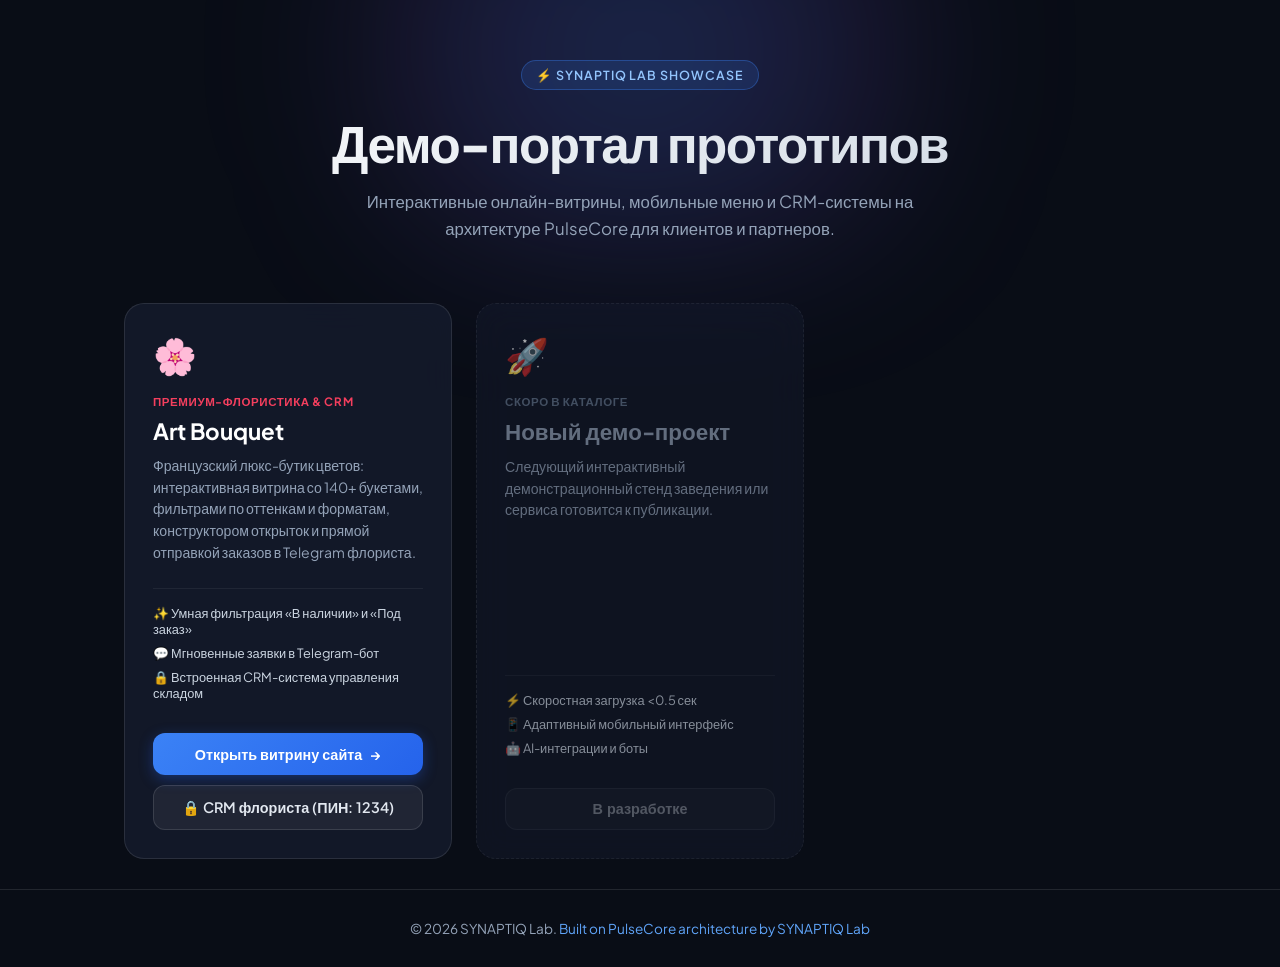
<file: index.html>
<!DOCTYPE html>
<html lang="ru">
<head>
  <meta charset="UTF-8">
  <meta name="viewport" content="width=device-width, initial-scale=1.0">
  <title>SYNAPTIQ Lab — Демо-портал проектов</title>
  <link rel="preconnect" href="https://fonts.googleapis.com">
  <link rel="preconnect" href="https://fonts.gstatic.com" crossorigin>
  <link href="https://fonts.googleapis.com/css2?family=Plus+Jakarta+Sans:wght@300;400;500;600;700;800&family=Playfair+Display:ital,wght@0,500;0,700;1,400&display=swap" rel="stylesheet">
  <style>
    :root {
      --bg: #090D16;
      --card-bg: rgba(22, 29, 47, 0.75);
      --border: rgba(255, 255, 255, 0.1);
      --primary: #3B82F6;
      --accent: #8B5CF6;
      --rose: #F43F5E;
      --text: #F8FAFC;
      --text-muted: #94A3B8;
    }
    * { margin: 0; padding: 0; box-sizing: border-box; }
    body {
      background: var(--bg);
      color: var(--text);
      font-family: 'Plus Jakarta Sans', sans-serif;
      min-height: 100vh;
      display: flex;
      flex-direction: column;
      position: relative;
      overflow-x: hidden;
    }
    .ambient-glow {
      position: absolute;
      top: -150px;
      left: 50%;
      transform: translateX(-50%);
      width: 700px;
      height: 400px;
      background: radial-gradient(circle, rgba(59, 130, 246, 0.25) 0%, rgba(139, 92, 246, 0.15) 50%, transparent 80%);
      filter: blur(80px);
      pointer-events: none;
    }
    header {
      padding: 60px 24px 30px;
      text-align: center;
      position: relative;
      z-index: 2;
    }
    .badge {
      display: inline-flex;
      align-items: center;
      gap: 6px;
      background: rgba(59, 130, 246, 0.15);
      border: 1px solid rgba(59, 130, 246, 0.35);
      color: #93C5FD;
      font-size: 0.78rem;
      font-weight: 600;
      padding: 6px 14px;
      border-radius: 9999px;
      margin-bottom: 20px;
      text-transform: uppercase;
      letter-spacing: 0.08em;
    }
    h1 {
      font-size: clamp(2rem, 5vw, 3.2rem);
      font-weight: 800;
      letter-spacing: -0.03em;
      margin-bottom: 14px;
      background: linear-gradient(135deg, #FFFFFF 0%, #CBD5E1 100%);
      -webkit-background-clip: text;
      -webkit-text-fill-color: transparent;
    }
    p.subtitle {
      color: var(--text-muted);
      font-size: 1.05rem;
      max-width: 620px;
      margin: 0 auto;
      line-height: 1.6;
    }
    main {
      flex: 1;
      max-width: 1080px;
      width: 100%;
      margin: 30px auto;
      padding: 0 24px;
      display: grid;
      grid-template-columns: repeat(auto-fill, minmax(320px, 1fr));
      gap: 24px;
      position: relative;
      z-index: 2;
    }
    .showcase-card {
      background: var(--card-bg);
      border: 1px solid var(--border);
      border-radius: 20px;
      padding: 28px;
      backdrop-filter: blur(16px);
      transition: all 0.3s cubic-bezier(0.16, 1, 0.3, 1);
      display: flex;
      flex-direction: column;
      position: relative;
      overflow: hidden;
    }
    .showcase-card:hover {
      transform: translateY(-4px);
      border-color: rgba(59, 130, 246, 0.4);
      box-shadow: 0 20px 40px -10px rgba(0, 0, 0, 0.5);
    }
    .card-icon {
      font-size: 2.2rem;
      margin-bottom: 16px;
    }
    .card-tag {
      font-size: 0.72rem;
      font-weight: 700;
      color: var(--rose);
      text-transform: uppercase;
      letter-spacing: 0.05em;
      margin-bottom: 8px;
    }
    .card-title {
      font-size: 1.4rem;
      font-weight: 700;
      margin-bottom: 10px;
      color: #fff;
    }
    .card-desc {
      color: var(--text-muted);
      font-size: 0.88rem;
      line-height: 1.55;
      margin-bottom: 24px;
      flex: 1;
    }
    .card-features {
      list-style: none;
      margin-bottom: 24px;
      padding-top: 16px;
      border-top: 1px solid rgba(255, 255, 255, 0.06);
    }
    .card-features li {
      font-size: 0.8rem;
      color: #CBD5E1;
      margin-bottom: 8px;
      display: flex;
      align-items: center;
      gap: 8px;
    }
    .card-actions {
      display: flex;
      flex-direction: column;
      gap: 10px;
    }
    .btn {
      display: inline-flex;
      align-items: center;
      justify-content: center;
      gap: 8px;
      padding: 12px 18px;
      border-radius: 12px;
      font-size: 0.9rem;
      font-weight: 600;
      text-decoration: none;
      transition: all 0.2s ease;
      cursor: pointer;
    }
    .btn-primary {
      background: linear-gradient(135deg, #3B82F6 0%, #2563EB 100%);
      color: #fff;
      box-shadow: 0 4px 14px rgba(37, 99, 235, 0.35);
    }
    .btn-primary:hover {
      background: linear-gradient(135deg, #60A5FA 0%, #3B82F6 100%);
      transform: translateY(-1px);
    }
    .btn-secondary {
      background: rgba(255, 255, 255, 0.06);
      border: 1px solid rgba(255, 255, 255, 0.12);
      color: #E2E8F0;
    }
    .btn-secondary:hover {
      background: rgba(255, 255, 255, 0.1);
      color: #fff;
    }
    footer {
      border-top: 1px solid var(--border);
      padding: 30px 24px;
      text-align: center;
      color: var(--text-muted);
      font-size: 0.85rem;
      position: relative;
      z-index: 2;
    }
    footer a {
      color: #60A5FA;
      text-decoration: none;
    }
    footer a:hover {
      text-decoration: underline;
    }
  </style>
</head>
<body>
  <div class="ambient-glow"></div>

  <header>
    <div class="badge">⚡ SYNAPTIQ Lab Showcase</div>
    <h1>Демо-портал прототипов</h1>
    <p class="subtitle">Интерактивные онлайн-витрины, мобильные меню и CRM-системы на архитектуре PulseCore для клиентов и партнеров.</p>
  </header>

  <main>
    <!-- Card: Art Bouquet -->
    <div class="showcase-card">
      <div class="card-icon">🌸</div>
      <div class="card-tag">Премиум-флористика & CRM</div>
      <h2 class="card-title">Art Bouquet</h2>
      <p class="card-desc">Французский люкс-бутик цветов: интерактивная витрина со 140+ букетами, фильтрами по оттенкам и форматам, конструктором открыток и прямой отправкой заказов в Telegram флориста.</p>
      
      <ul class="card-features">
        <li>✨ Умная фильтрация «В наличии» и «Под заказ»</li>
        <li>💬 Мгновенные заявки в Telegram-бот</li>
        <li>🔒 Встроенная CRM-система управления складом</li>
      </ul>

      <div class="card-actions">
        <a href="./art-bouquet/" class="btn btn-primary">
          <span>Открыть витрину сайта</span>
          <span>→</span>
        </a>
        <a href="./art-bouquet/admin.html" class="btn btn-secondary">
          <span>🔒 CRM флориста (ПИН: 1234)</span>
        </a>
      </div>
    </div>

    <!-- Placeholder for next demo -->
    <div class="showcase-card" style="opacity: 0.65; border-style: dashed;">
      <div class="card-icon">🚀</div>
      <div class="card-tag" style="color: #64748B;">Скоро в каталоге</div>
      <h2 class="card-title" style="color: #94A3B8;">Новый демо-проект</h2>
      <p class="card-desc">Следующий интерактивный демонстрационный стенд заведения или сервиса готовится к публикации.</p>
      
      <ul class="card-features">
        <li>⚡ Скоростная загрузка &lt;0.5 сек</li>
        <li>📱 Адаптивный мобильный интерфейс</li>
        <li>🤖 AI-интеграции и боты</li>
      </ul>

      <div class="card-actions">
        <button class="btn btn-secondary" disabled style="opacity: 0.5; cursor: default;">
          <span>В разработке</span>
        </button>
      </div>
    </div>
  </main>

  <footer>
    <p>© 2026 SYNAPTIQ Lab. <a href="https://synaptiqlab.tech/#pricing" target="_blank" rel="noopener noreferrer">Built on PulseCore architecture by SYNAPTIQ Lab</a></p>
  </footer>
</body>
</html>
</file>
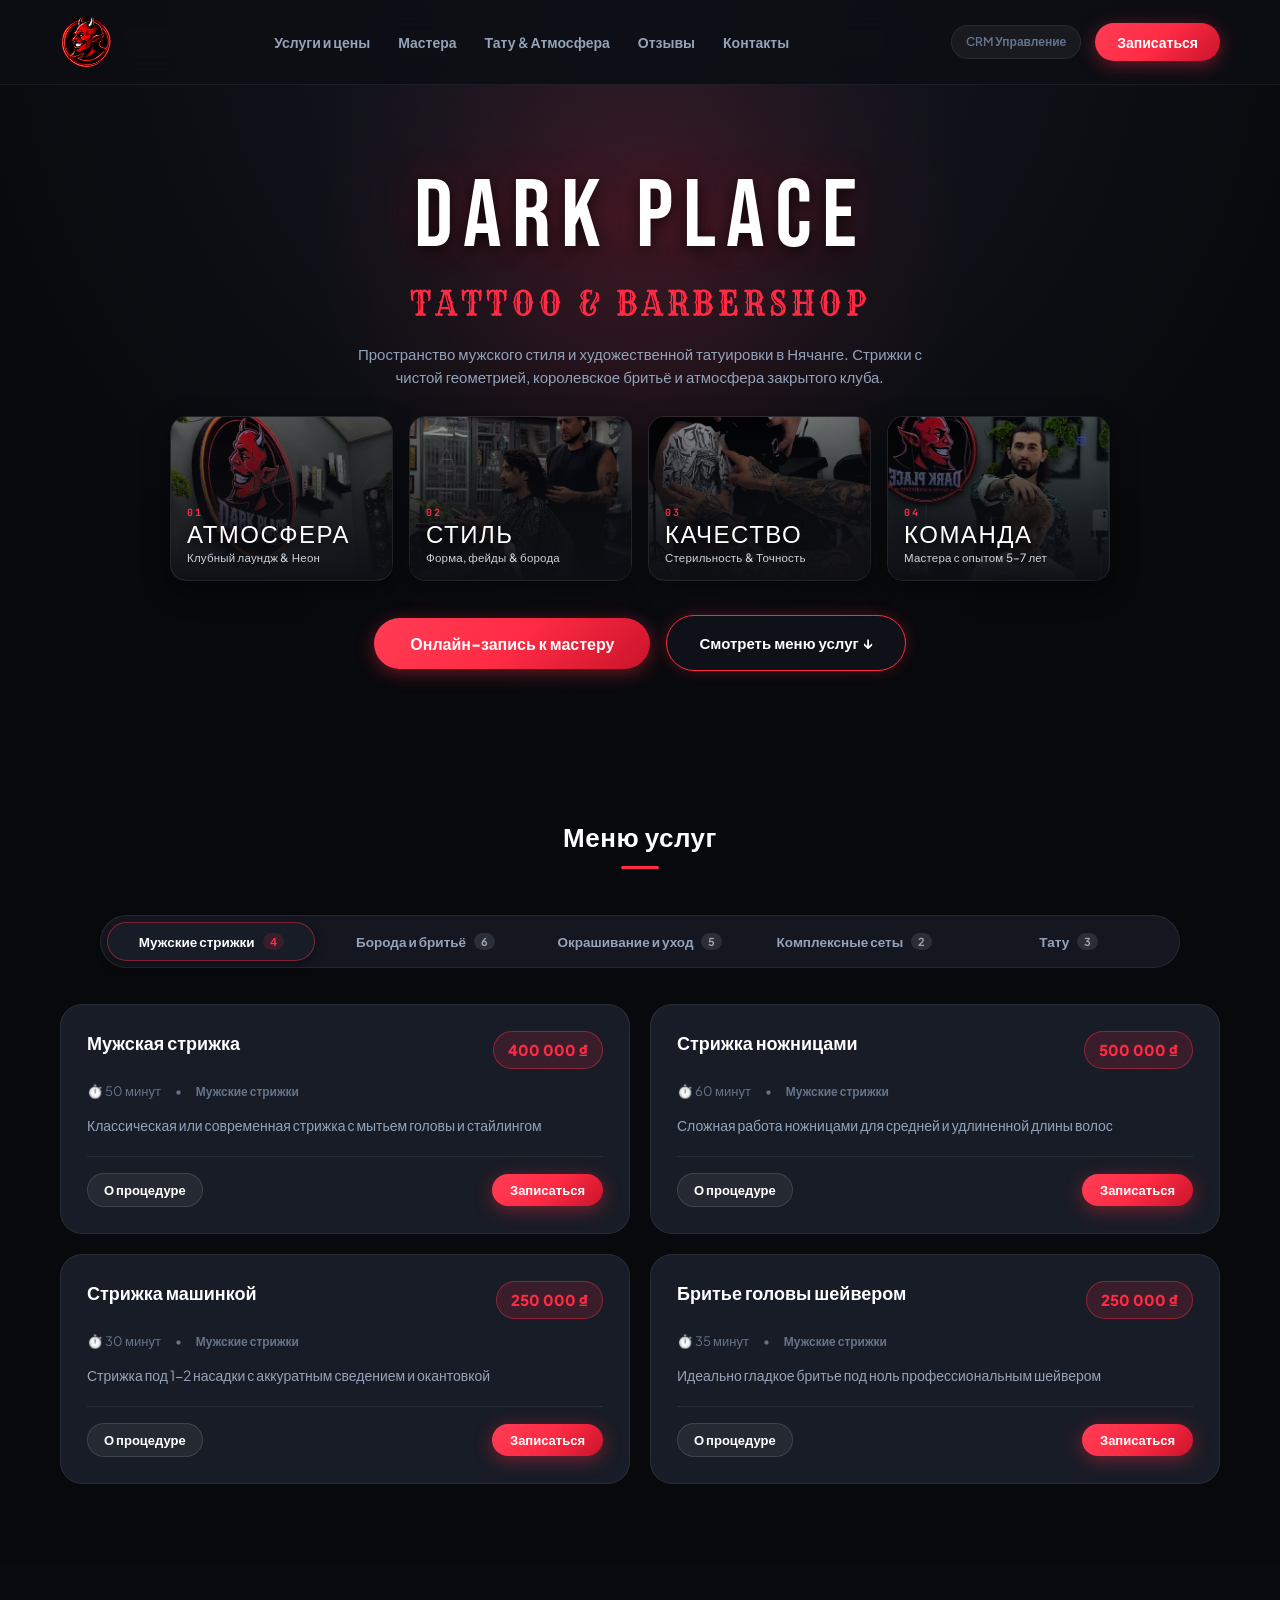
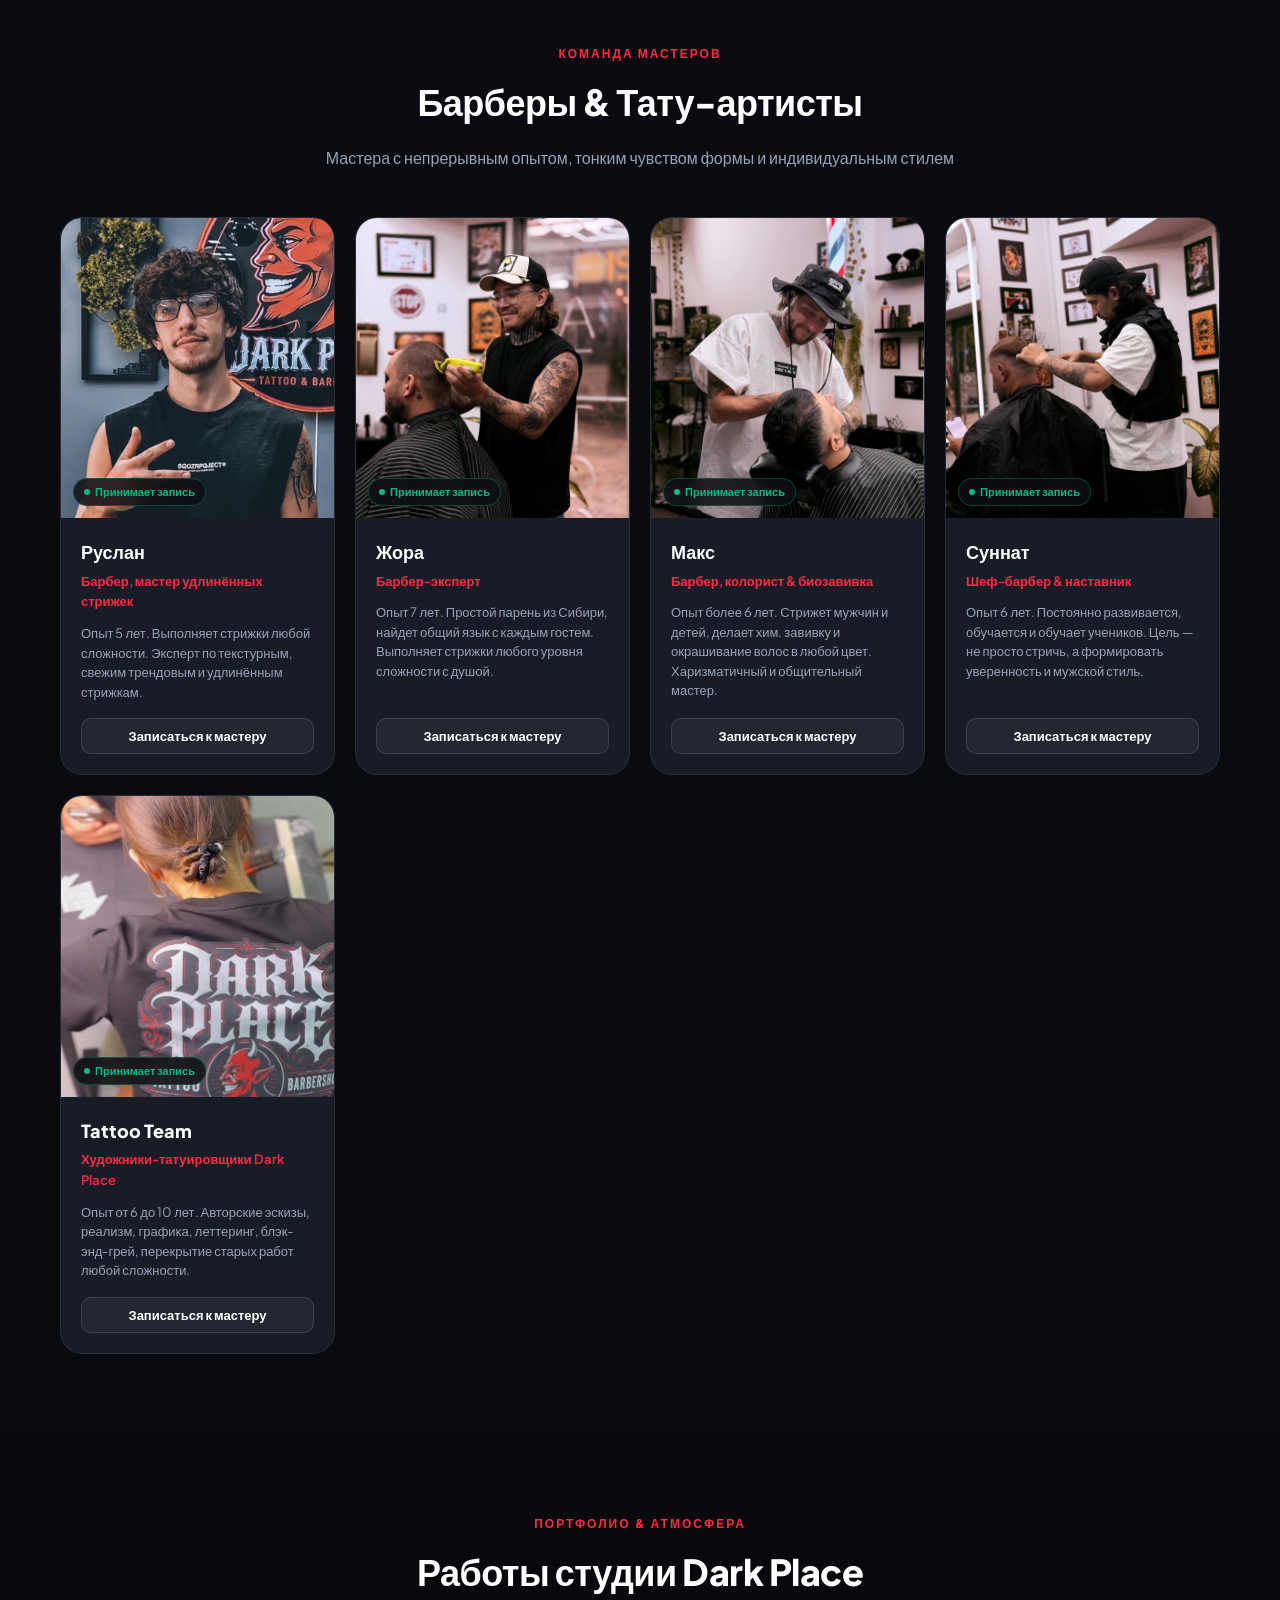
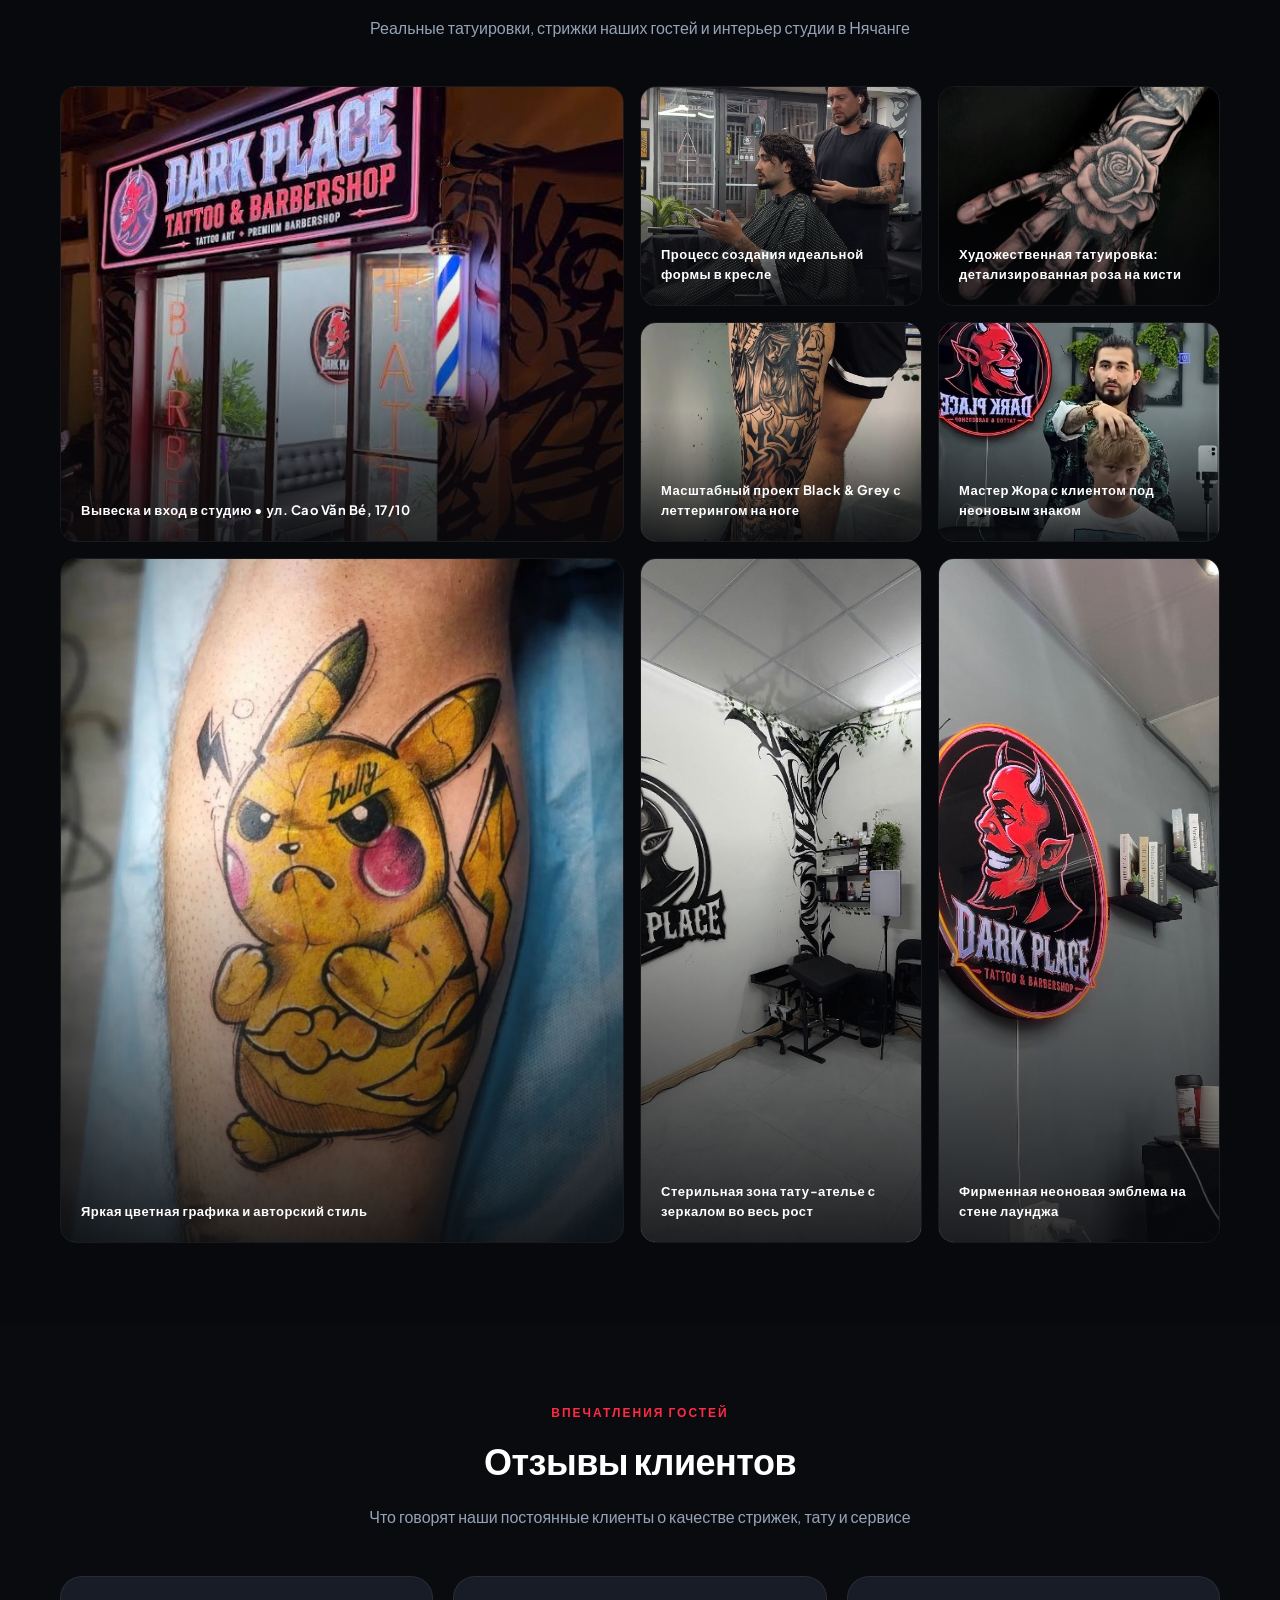
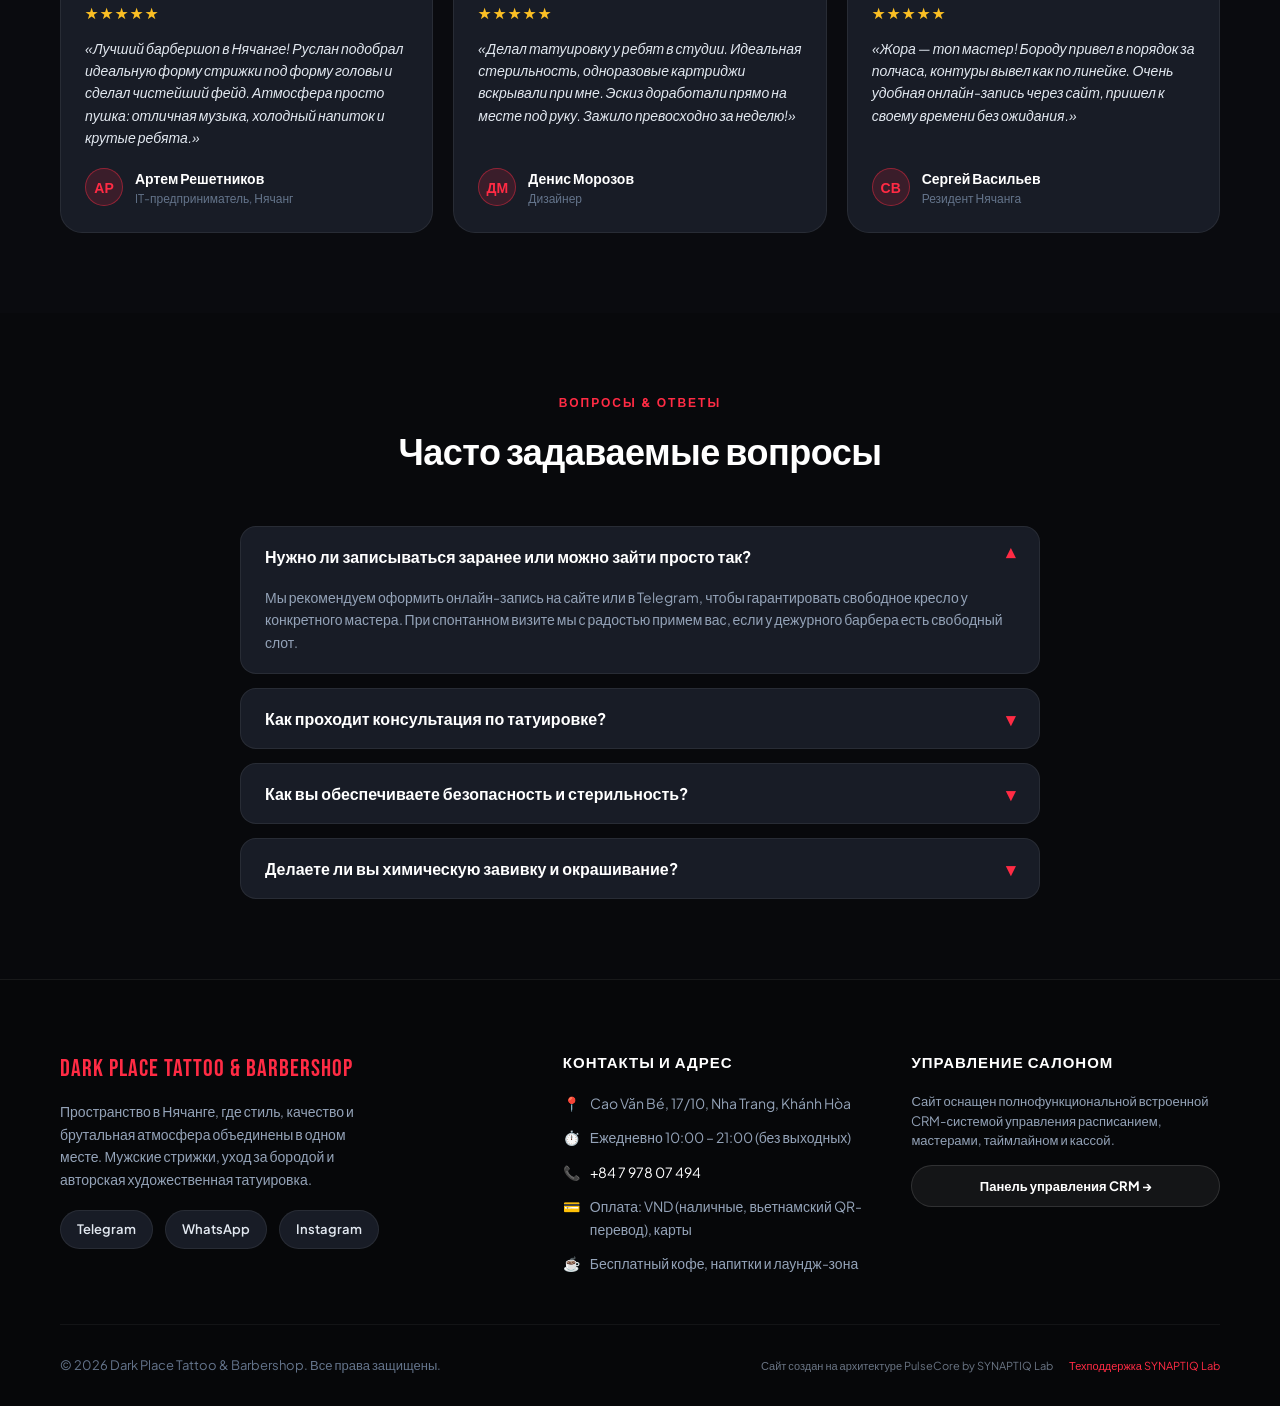
<file: dark-place/index.html>
<!DOCTYPE html>
<html lang="ru">
<head>
  <meta charset="UTF-8">
  <meta name="viewport" content="width=device-width, initial-scale=1.0">
  <title>Dark Place Tattoo &amp; Barbershop | Барбершоп и Тату в Нячанге</title>
  <meta name="description" content="Dark Place — барбершоп и тату-салон в Нячанге (Вьетнам), где стиль, качество и атмосфера объединены в одном месте. Мужские стрижки, уход за бородой, татуировки любой сложности. Cao Văn Bé 17/10. Онлайн-запись.">
  <link rel="icon" type="image/png" href="assets/favicon.png">
  
  <!-- Google Fonts: Bebas Neue, Rye, Plus Jakarta Sans & JetBrains Mono -->
  <link rel="preconnect" href="https://fonts.googleapis.com">
  <link rel="preconnect" href="https://fonts.gstatic.com" crossorigin>
  <link href="https://fonts.googleapis.com/css2?family=Bebas+Neue&family=JetBrains+Mono:wght@400;600;700&family=Plus+Jakarta+Sans:wght@400;500;600;700;800;900&family=Rye&display=swap" rel="stylesheet">
  
  <link rel="stylesheet" href="css/style.css">
</head>
<body>

  <!-- Sticky Luxury Header -->
  <header class="site-header">
    <div class="container header-container">
      <a href="#" class="header-brand" title="Dark Place Tattoo &amp; Barbershop">
        <img src="assets/logo-icon.png" alt="Dark Place Tattoo &amp; Barbershop" class="header-logo-img">
      </a>

      <nav class="header-nav">
        <a href="#services" class="nav-link">Услуги и цены</a>
        <a href="#specialists" class="nav-link">Мастера</a>
        <a href="#gallery" class="nav-link">Тату &amp; Атмосфера</a>
        <a href="#reviews" class="nav-link">Отзывы</a>
        <a href="#contacts" class="nav-link">Контакты</a>
      </nav>

      <div class="header-actions">
        <a href="admin.html" class="btn-crm-pill" title="Открыть CRM систему Dark Place">
          <span class="crm-text-full">CRM Управление</span>
          <span class="crm-text-short">CRM</span>
        </a>
        <button type="button" class="btn btn-primary btn-header-book" data-open-booking>
          Записаться
        </button>
      </div>
    </div>
  </header>

  <!-- Hero Section -->
  <section class="hero-section">
    <div class="hero-glow-bg"></div>
    <div class="container hero-content">
      <div class="hero-titles-wrap">
        <h1 class="hero-gothic-title">DARK PLACE</h1>
        <div class="hero-gothic-sub">TATTOO &amp; BARBERSHOP</div>
        <p class="hero-gothic-desc">
          Пространство мужского стиля и художественной татуировки в Нячанге. Стрижки с чистой геометрией, королевское бритьё и атмосфера закрытого клуба.
        </p>
      </div>

      <!-- 4 Core Pillars Photo Grid (Desktop: 4 in row, Mobile: 2x2 chess grid) -->
      <div class="hero-pillars-grid">
        <div class="hero-pillar-card">
          <img src="assets/interior-sign.jpg" alt="Атмосфера Dark Place" class="pillar-img">
          <div class="pillar-overlay"></div>
          <div class="pillar-info">
            <span class="pillar-badge">01</span>
            <div class="pillar-title">Атмосфера</div>
            <div class="pillar-desc">Клубный лаундж &amp; Неон</div>
          </div>
        </div>

        <div class="hero-pillar-card">
          <img src="assets/barber-work-1.jpg" alt="Стиль Dark Place" class="pillar-img">
          <div class="pillar-overlay"></div>
          <div class="pillar-info">
            <span class="pillar-badge">02</span>
            <div class="pillar-title">Стиль</div>
            <div class="pillar-desc">Форма, фейды &amp; борода</div>
          </div>
        </div>

        <div class="hero-pillar-card">
          <img src="assets/tattoo-process.jpg" alt="Качество Dark Place" class="pillar-img">
          <div class="pillar-overlay"></div>
          <div class="pillar-info">
            <span class="pillar-badge">03</span>
            <div class="pillar-title">Качество</div>
            <div class="pillar-desc">Стерильность &amp; Точность</div>
          </div>
        </div>

        <div class="hero-pillar-card">
          <img src="assets/barber-work-2.jpg" alt="Команда Dark Place" class="pillar-img">
          <div class="pillar-overlay"></div>
          <div class="pillar-info">
            <span class="pillar-badge">04</span>
            <div class="pillar-title">Команда</div>
            <div class="pillar-desc">Мастера с опытом 5–7 лет</div>
          </div>
        </div>
      </div>

      <div class="hero-actions">
        <button type="button" class="btn btn-primary btn-hero-cta" data-open-booking>
          Онлайн-запись к мастеру
        </button>
        <a href="#services" class="btn btn-secondary btn-hero-menu">
          Смотреть меню услуг ↓
        </a>
      </div>
    </div>
  </section>

  <!-- Services & Pricing Catalog -->
  <section class="section" id="services">
    <div class="container">
      <div class="section-header services-section-header">
        <h2 class="services-clean-title">Меню услуг</h2>
      </div>

      <!-- Category Filter Tabs -->
      <div class="category-tabs-wrapper">
        <div class="category-tabs" id="categoryTabsContainer">
          <!-- Rendered dynamically via app.js -->
        </div>
      </div>

      <!-- Services Grid -->
      <div class="services-grid" id="servicesGridContainer">
        <!-- Rendered dynamically via app.js -->
      </div>
    </div>
  </section>

  <!-- Specialists / Masters Section -->
  <section class="section" id="specialists" style="background: rgba(13, 15, 20, 0.5);">
    <div class="container">
      <div class="section-header">
        <span class="section-tag">Команда мастеров</span>
        <h2 class="section-title">Барберы &amp; Тату-артисты</h2>
        <p class="section-subtitle">Мастера с непрерывным опытом, тонким чувством формы и индивидуальным стилем</p>
      </div>

      <div class="specialists-grid" id="specialistsGridContainer">
        <!-- Rendered dynamically via app.js -->
      </div>
    </div>
  </section>

  <!-- Portfolio & Interior Showcase Gallery -->
  <section class="section" id="gallery">
    <div class="container">
      <div class="section-header">
        <span class="section-tag">Портфолио &amp; Атмосфера</span>
        <h2 class="section-title">Работы студии Dark Place</h2>
        <p class="section-subtitle">Реальные татуировки, стрижки наших гостей и интерьер студии в Нячанге</p>
      </div>

      <div class="gallery-grid">
        <div class="gallery-item">
          <img src="assets/exterior-entrance.jpg" alt="Вход Dark Place Tattoo Barbershop" class="gallery-img">
          <div class="gallery-overlay">
            <span class="gallery-tag">Вывеска и вход в студию • ул. Cao Văn Bé, 17/10</span>
          </div>
        </div>
        <div class="gallery-item">
          <img src="assets/barber-work-1.jpg" alt="Барбер за работой" class="gallery-img">
          <div class="gallery-overlay">
            <span class="gallery-tag">Процесс создания идеальной формы в кресле</span>
          </div>
        </div>
        <div class="gallery-item">
          <img src="assets/tattoo-hand.jpg" alt="Татуировка роза на кисти" class="gallery-img">
          <div class="gallery-overlay">
            <span class="gallery-tag">Художественная татуировка: детализированная роза на кисти</span>
          </div>
        </div>
        <div class="gallery-item">
          <img src="assets/tattoo-leg.jpg" alt="Татуировка на ноге" class="gallery-img">
          <div class="gallery-overlay">
            <span class="gallery-tag">Масштабный проект Black &amp; Grey с леттерингом на ноге</span>
          </div>
        </div>
        <div class="gallery-item">
          <img src="assets/barber-work-2.jpg" alt="Мастер и клиент" class="gallery-img">
          <div class="gallery-overlay">
            <span class="gallery-tag">Мастер Жора с клиентом под неоновым знаком</span>
          </div>
        </div>
        <div class="gallery-item">
          <img src="assets/tattoo-pikachu.jpg" alt="Цветная татуировка Пикачу" class="gallery-img">
          <div class="gallery-overlay">
            <span class="gallery-tag">Яркая цветная графика и авторский стиль</span>
          </div>
        </div>
        <div class="gallery-item">
          <img src="assets/interior-couch.jpg" alt="Тату-зона Dark Place" class="gallery-img">
          <div class="gallery-overlay">
            <span class="gallery-tag">Стерильная зона тату-ателье с зеркалом во весь рост</span>
          </div>
        </div>
        <div class="gallery-item">
          <img src="assets/interior-sign.jpg" alt="Неоновая эмблема Dark Place" class="gallery-img">
          <div class="gallery-overlay">
            <span class="gallery-tag">Фирменная неоновая эмблема на стене лаунджа</span>
          </div>
        </div>
      </div>
    </div>
  </section>

  <!-- Client Reviews -->
  <section class="section" id="reviews" style="background: rgba(13, 15, 20, 0.4);">
    <div class="container">
      <div class="section-header">
        <span class="section-tag">Впечатления гостей</span>
        <h2 class="section-title">Отзывы клиентов</h2>
        <p class="section-subtitle">Что говорят наши постоянные клиенты о качестве стрижек, тату и сервисе</p>
      </div>

      <div class="reviews-grid">
        <div class="review-card">
          <div>
            <div class="review-stars">★★★★★</div>
            <p class="review-text">«Лучший барбершоп в Нячанге! Руслан подобрал идеальную форму стрижки под форму головы и сделал чистейший фейд. Атмосфера просто пушка: отличная музыка, холодный напиток и крутые ребята.»</p>
          </div>
          <div class="review-author">
            <div class="review-avatar">АР</div>
            <div>
              <div class="review-author-name">Артем Решетников</div>
              <div class="review-author-sub">IT-предприниматель, Нячанг</div>
            </div>
          </div>
        </div>

        <div class="review-card">
          <div>
            <div class="review-stars">★★★★★</div>
            <p class="review-text">«Делал татуировку у ребят в студии. Идеальная стерильность, одноразовые картриджи вскрывали при мне. Эскиз доработали прямо на месте под руку. Зажило превосходно за неделю!»</p>
          </div>
          <div class="review-author">
            <div class="review-avatar">ДМ</div>
            <div>
              <div class="review-author-name">Денис Морозов</div>
              <div class="review-author-sub">Дизайнер</div>
            </div>
          </div>
        </div>

        <div class="review-card">
          <div>
            <div class="review-stars">★★★★★</div>
            <p class="review-text">«Жора — топ мастер! Бороду привел в порядок за полчаса, контуры вывел как по линейке. Очень удобная онлайн-запись через сайт, пришел к своему времени без ожидания.»</p>
          </div>
          <div class="review-author">
            <div class="review-avatar">СВ</div>
            <div>
              <div class="review-author-name">Сергей Васильев</div>
              <div class="review-author-sub">Резидент Нячанга</div>
            </div>
          </div>
        </div>
      </div>
    </div>
  </section>

  <!-- FAQ Accordion -->
  <section class="section" id="faq">
    <div class="container">
      <div class="section-header">
        <span class="section-tag">Вопросы &amp; Ответы</span>
        <h2 class="section-title">Часто задаваемые вопросы</h2>
      </div>

      <div class="faq-list">
        <div class="faq-item open">
          <button type="button" class="faq-question">
            <span>Нужно ли записываться заранее или можно зайти просто так?</span>
            <span class="faq-arrow">▾</span>
          </button>
          <div class="faq-answer">
            Мы рекомендуем оформить онлайн-запись на сайте или в Telegram, чтобы гарантировать свободное кресло у конкретного мастера. При спонтанном визите мы с радостью примем вас, если у дежурного барбера есть свободный слот.
          </div>
        </div>

        <div class="faq-item">
          <button type="button" class="faq-question">
            <span>Как проходит консультация по татуировке?</span>
            <span class="faq-arrow">▾</span>
          </button>
          <div class="faq-answer">
            Вы можете записаться на консультацию онлайн или написать нам в Telegram/WhatsApp с вашими референсами. Мастер обсудит идею, масштаб, анатомическое расположение на теле, рассчитает примерное количество сеансов и стоимость.
          </div>
        </div>

        <div class="faq-item">
          <button type="button" class="faq-question">
            <span>Как вы обеспечиваете безопасность и стерильность?</span>
            <span class="faq-arrow">▾</span>
          </button>
          <div class="faq-answer">
            Мы строго соблюдаем санитарные нормы: для татуировок используются исключительно одноразовые стерильные модули, вскрываемые при вас. Барберские инструменты проходят ультразвуковую очистку, дезинфекцию растворами и термическую обработку в сухожаре.
          </div>
        </div>

        <div class="faq-item">
          <button type="button" class="faq-question">
            <span>Делаете ли вы химическую завивку и окрашивание?</span>
            <span class="faq-arrow">▾</span>
          </button>
          <div class="faq-answer">
            Да! Наш мастер Макс специализируется на биозавивке, создании текстурных кудрей и окрашивании любой сложности (от натурального камуфляжа седины до блонда и ярких цветов).
          </div>
        </div>
      </div>
    </div>
  </section>

  <!-- Footer & Contacts -->
  <footer class="site-footer" id="contacts">
    <div class="container">
      <div class="footer-grid">
        <div>
          <div class="footer-brand-title" style="color: #FF2B44; letter-spacing: 1px;">DARK PLACE TATTOO &amp; BARBERSHOP</div>
          <p class="footer-brand-desc">
            Пространство в Нячанге, где стиль, качество и брутальная атмосфера объединены в одном месте. Мужские стрижки, уход за бородой и авторская художественная татуировка.
          </p>
          <div class="footer-social-links">
            <a href="https://t.me/DarkPlace_tattoo_barbershop" target="_blank" class="social-pill" title="Telegram Dark Place">
              Telegram
            </a>
            <a href="https://wa.me/84797807494" target="_blank" class="social-pill" title="WhatsApp Dark Place">
              WhatsApp
            </a>
            <a href="https://www.instagram.com/darkplace_tattoo_barbershop" target="_blank" class="social-pill" title="Instagram Dark Place">
              Instagram
            </a>
          </div>
        </div>

        <div>
          <h4 class="footer-title">Контакты и адрес</h4>
          <ul class="footer-info-list">
            <li>📍 <span>Cao Văn Bé, 17/10, Nha Trang, Khánh Hòa</span></li>
            <li>⏱️ <span>Ежедневно 10:00 – 21:00 (без выходных)</span></li>
            <li>📞 <a href="tel:+84797807494" style="color: #FFFFFF;">+84 7 978 07 494</a></li>
            <li>💳 <span>Оплата: VND (наличные, вьетнамский QR-перевод), карты</span></li>
            <li>☕ <span>Бесплатный кофе, напитки и лаундж-зона</span></li>
          </ul>
        </div>

        <div>
          <h4 class="footer-title">Управление салоном</h4>
          <p style="font-size: 13px; color: var(--text-muted); margin-bottom: 14px; line-height: 1.5;">
            Сайт оснащен полнофункциональной встроенной CRM-системой управления расписанием, мастерами, таймлайном и кассой.
          </p>
          <a href="admin.html" class="btn btn-secondary" style="font-size: 13px; width: 100%; text-align: center;">
            Панель управления CRM →
          </a>
        </div>
      </div>

      <div class="footer-bottom">
        <div>© 2026 Dark Place Tattoo &amp; Barbershop. Все права защищены.</div>
        <div style="display: flex; align-items: center; gap: 16px; flex-wrap: wrap;">
          <span style="font-size: 11px; color: var(--text-muted); opacity: 0.7;">Сайт создан на архитектуре PulseCore by SYNAPTIQ Lab</span>
          <a href="https://t.me/SYNAPTIQ_Lab_bot" target="_blank" style="color: #FF2B44; font-size: 11px;">
            Техподдержка SYNAPTIQ Lab
          </a>
        </div>
      </div>
    </div>
  </footer>

  <!-- Service Detail Modal ("О процедуре") -->
  <div class="modal-overlay" id="serviceDetailModal">
    <div class="modal-card" style="max-width: 620px;">
      <div class="modal-header">
        <div class="modal-title-box">
          <span id="modalDetailCategory" style="color: #FF2B44; font-size: 11px; text-transform: uppercase; letter-spacing: 1.5px; font-weight: 800; display: block; margin-bottom: 4px;">Услуга</span>
          <h3 id="modalDetailTitle" style="font-size: 21px; font-weight: 800; color: #FFFFFF;">Название процедуры</h3>
        </div>
        <button type="button" class="modal-close-btn" id="serviceDetailModalClose">✕</button>
      </div>

      <div class="modal-body" style="padding: 24px 30px;">
        <div style="display: flex; align-items: center; gap: 14px; margin-bottom: 20px; font-size: 13px; color: var(--text-dim);">
          <span id="modalDetailDuration" style="display: inline-flex; align-items: center; gap: 5px; color: var(--text-muted); font-weight: 600;">⏱️ 60 мин</span>
          <span>•</span>
          <span style="color: var(--color-success); font-weight: 700;">Премиальный протокол Dark Place</span>
        </div>

        <div id="modalDetailDesc" style="font-size: 14.5px; color: var(--text-sub); line-height: 1.7; margin-bottom: 24px;">
          Описание процедуры
        </div>

        <div style="background: var(--bg-surface); border: 1px solid var(--border-medium); border-radius: var(--radius-md); padding: 20px;">
          <h4 style="font-size: 12px; font-weight: 800; color: #FF2B44; text-transform: uppercase; letter-spacing: 1.5px; margin-bottom: 14px;">
            В стоимость процедуры входит:
          </h4>
          <ul id="modalDetailIncludesList" style="list-style: none; display: flex; flex-direction: column; gap: 10px; padding: 0; margin: 0;">
            <!-- Rendered dynamically -->
          </ul>
        </div>
      </div>

      <div class="modal-footer" style="display: flex; justify-content: space-between; align-items: center; padding: 18px 30px; background: var(--bg-surface); border-top: 1px solid var(--border-subtle);">
        <div>
          <div style="font-size: 11px; color: var(--text-dim); text-transform: uppercase; letter-spacing: 1px; font-weight: 700;">Стоимость</div>
          <div id="modalDetailPrice" style="font-size: 20px; font-weight: 900; color: #FF2B44;">
            0 ₫
          </div>
        </div>
        <button type="button" class="btn btn-primary" id="modalDetailBookBtn" style="padding: 12px 28px; font-size: 14px;">
          Записаться
        </button>
      </div>
    </div>
  </div>

  <!-- Booking Wizard Modal (5 Steps) -->
  <div class="modal-overlay" id="bookingModal">
    <div class="modal-card">
      <div class="modal-header">
        <div class="modal-title-box">
          <h3>Онлайн-запись в Dark Place</h3>
          <p>Выберите услугу, мастера и удобное время визита</p>
        </div>
        <button type="button" class="modal-close-btn" id="bookingModalClose">✕</button>
      </div>

      <!-- Step Indicator -->
      <div class="wizard-steps">
        <div class="wizard-step active" data-step-indicator="1">
          <div class="wizard-step-num">1</div>
          <span>Услуга</span>
        </div>
        <div class="wizard-step" data-step-indicator="2">
          <div class="wizard-step-num">2</div>
          <span>Мастер</span>
        </div>
        <div class="wizard-step" data-step-indicator="3">
          <div class="wizard-step-num">3</div>
          <span>Время</span>
        </div>
        <div class="wizard-step" data-step-indicator="4">
          <div class="wizard-step-num">4</div>
          <span>Контакты</span>
        </div>
      </div>

      <!-- Modal Body -->
      <div class="modal-body">
        <!-- Panel 1: Services List -->
        <div class="wizard-panel active" id="wizardPanel1">
          <div id="wizardServicesList">
            <!-- Rendered dynamically via booking.js -->
          </div>
        </div>

        <!-- Panel 2: Specialists List -->
        <div class="wizard-panel" id="wizardPanel2">
          <div id="wizardSpecialistsList">
            <!-- Rendered dynamically via booking.js -->
          </div>
        </div>

        <!-- Panel 3: Date & Time -->
        <div class="wizard-panel" id="wizardPanel3">
          <div class="form-group">
            <label class="form-label">Выберите дату визита:</label>
            <input type="date" id="wizardDateInput" class="form-input">
          </div>
          <div>
            <label class="form-label">Доступные слоты времени:</label>
            <div class="time-slots-grid" id="wizardTimeSlotsGrid">
              <!-- Rendered dynamically via booking.js -->
            </div>
          </div>
        </div>

        <!-- Panel 4: Client Info -->
        <div class="wizard-panel" id="wizardPanel4">
          <div id="wizardBookingSummaryBox">
            <!-- Rendered dynamically via booking.js -->
          </div>

          <div class="form-group">
            <label class="form-label">Ваше имя *</label>
            <input type="text" id="bookingClientName" class="form-input" placeholder="Как к вам обращаться" required>
          </div>

          <div class="form-group">
            <label class="form-label">Номер телефона или Telegram *</label>
            <input type="tel" id="bookingClientPhone" class="form-input" placeholder="+84 ... или +7 ... или @username" required>
          </div>

          <div class="form-group">
            <label class="form-label">Пожелания или комментарий (необязательно)</label>
            <textarea id="bookingClientComment" class="form-textarea" rows="2" placeholder="Например: хочу сохранить длину сверху или принести свой эскиз татуировки"></textarea>
          </div>
        </div>

        <!-- Panel 5: Success Confirmation -->
        <div class="wizard-panel" id="wizardPanel5">
          <div id="wizardSuccessBox">
            <!-- Rendered dynamically via booking.js -->
          </div>
        </div>
      </div>

      <!-- Modal Footer -->
      <div class="modal-footer">
        <button type="button" class="btn btn-secondary" id="wizardPrevBtn" style="visibility: hidden;">
          ← Назад
        </button>
        <button type="button" class="btn btn-primary" id="wizardNextBtn">
          Далее →
        </button>
      </div>
    </div>
  </div>

  <!-- Scripts -->
  <script src="js/salon.config.js"></script>
  <script src="js/data.js"></script>
  <script src="js/booking.js"></script>
  <script src="js/app.js"></script>

<script>
window.addEventListener('load', () => {
  const winW = window.innerWidth;
  const bad = [];
  document.querySelectorAll('*').forEach(el => {
    const r = el.getBoundingClientRect();
    if (r.right > winW + 2) {
      bad.push(`${el.tagName}.${el.className}#${el.id}: right=${r.right}, width=${r.width}`);
    }
  });
  console.log("BAD_OVERFLOW:" + JSON.stringify(bad.slice(0, 15)));
});
</script>
</body>
</html>
</file>
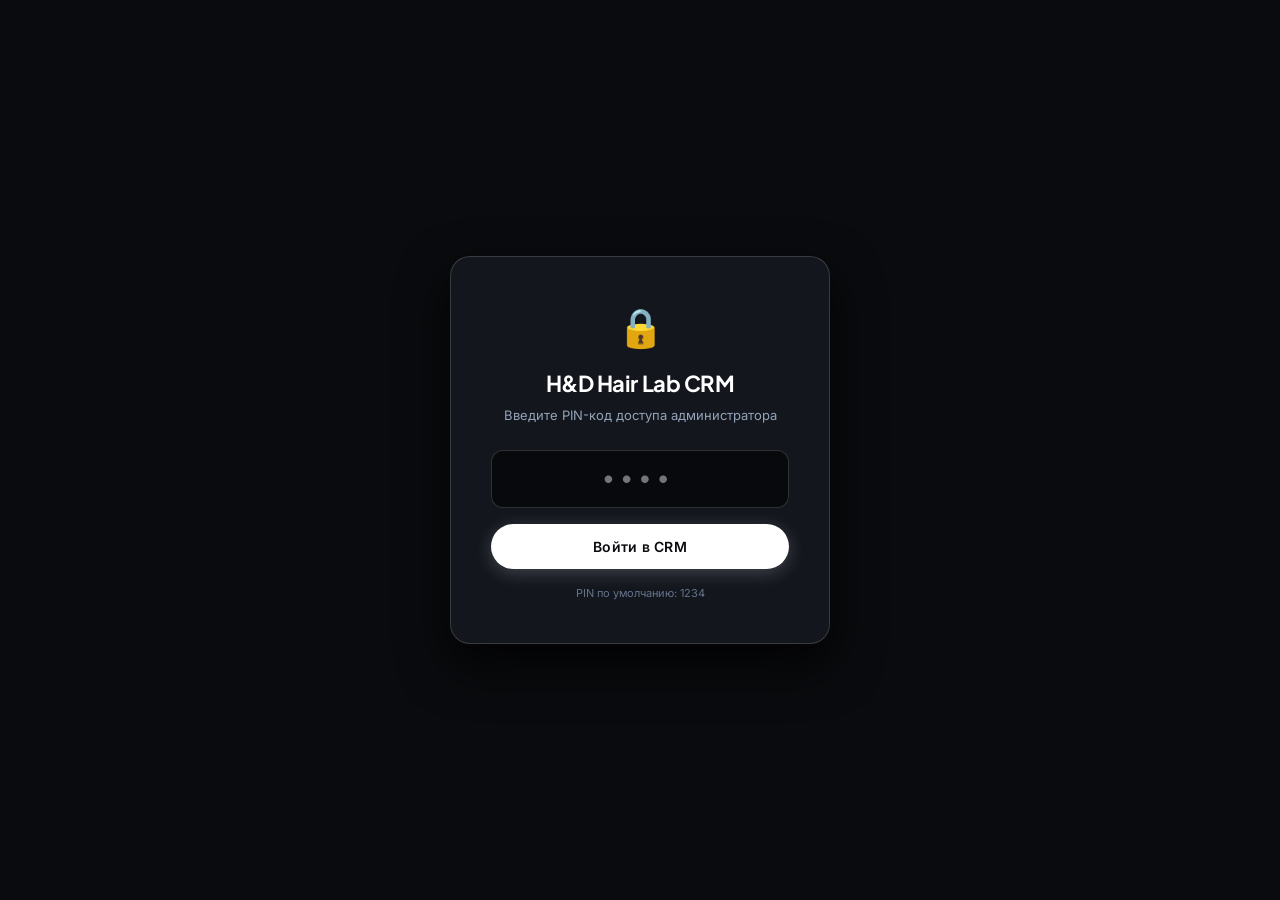
<file: hd-hair-lab/admin.html>
<!DOCTYPE html>
<html lang="ru">
<head>
  <meta charset="UTF-8">
  <meta name="viewport" content="width=device-width, initial-scale=1.0">
  <meta http-equiv="Cache-Control" content="no-cache, no-store, must-revalidate">
  <meta http-equiv="Pragma" content="no-cache">
  <meta http-equiv="Expires" content="0">
  <title>H&D Hair Lab CRM | Панель управления салоном</title>
  <link rel="stylesheet" href="css/style.css?v=1.0">
  <link rel="icon" type="image/svg+xml" href="assets/favicon.svg">
</head>
<body style="background: var(--bg-deep); color: var(--text-main);">

  <!-- PIN Protection Overlay -->
  <div id="pinLockScreen" style="position: fixed; inset: 0; z-index: 9999; background: #0A0B0E; display: flex; align-items: center; justify-content: center; padding: 20px;">
    <div style="background: var(--bg-surface); border: 1px solid var(--border-medium); border-radius: var(--radius-lg); padding: 40px; max-width: 380px; width: 100%; text-align: center; box-shadow: 0 20px 50px rgba(0,0,0,0.8);">
      <div style="font-size: 38px; margin-bottom: 12px;">🔒</div>
      <h2 style="font-size: 22px; margin-bottom: 8px;">H&D Hair Lab CRM</h2>
      <p style="color: var(--text-muted); font-size: 13px; margin-bottom: 24px;">Введите PIN-код доступа администратора</p>
      
      <form id="pinAuthForm">
        <input type="password" id="pinInput" maxlength="6" placeholder="••••" style="width: 100%; text-align: center; font-size: 28px; letter-spacing: 0.3em; padding: 12px; border-radius: 12px; border: 1px solid var(--border-medium); background: var(--bg-deep); color: #FFFFFF; outline: none; margin-bottom: 16px;">
        <div id="pinErrorMsg" style="color: #EF4444; font-size: 12px; margin-bottom: 12px; display: none;">Неверный PIN-код</div>
        <button type="submit" class="btn btn-primary" style="width: 100%; padding: 14px; font-size: 14px;">Войти в CRM</button>
      </form>
      <div style="font-size: 11px; color: var(--text-dim); margin-top: 16px;">PIN по умолчанию: 1234</div>
    </div>
  </div>

  <!-- Admin Main Layout -->
  <div class="admin-layout" id="adminMainLayout" style="display: none;">
    <!-- Sidebar -->
    <aside class="admin-sidebar">
      <div>
        <div style="margin-bottom: 32px;">
          <img src="assets/logo.svg" alt="H&D Hair Lab" style="height: 48px; width: auto; object-fit: contain;">
        </div>

        <nav>
          <a href="#" class="admin-nav-item active" data-tab="timeline">
            <span>📅</span> Расписание на день
          </a>
          <a href="#" class="admin-nav-item" data-tab="appointments">
            <span>📋</span> Журнал записей
          </a>
          <a href="#" class="admin-nav-item" data-tab="specialists">
            <span>👥</span> Мастера и график работы
          </a>
          <a href="#" class="admin-nav-item" data-tab="services">
            <span>🏷️</span> Услуги и цены
          </a>
          <a href="index.html" target="_blank" class="admin-nav-item" style="color: #FFFFFF; margin-top: 24px; border: 1px solid var(--border-subtle);">
            <span>↗</span> Открыть сайт студии
          </a>
        </nav>
      </div>

      <div style="font-size: 12px; color: var(--text-dim); padding-top: 20px; border-top: 1px solid var(--border-subtle);">
        <div>H&D Hair Lab v1.0</div>
        <div style="margin-top: 4px;">11 Cao Văn Bé, Nha Trang</div>
      </div>
    </aside>

    <!-- Main Content -->
    <main class="admin-main">
      <!-- Top Action Bar -->
      <div style="display: flex; justify-content: space-between; align-items: center; margin-bottom: 32px; flex-wrap: wrap; gap: 16px;">
        <div>
          <h1 style="font-size: 28px; font-weight: 700;">Панель управления студией</h1>
          <p style="font-size: 13px; color: var(--text-muted);">Расписание на день в реальном времени, график мастеров, журнал клиентов и прейскурант</p>
        </div>
        <div style="display: flex; gap: 12px;">
          <button id="openQuickBookingBtn" class="btn btn-primary" style="padding: 10px 20px; font-size: 13px;">
            <span>+</span> Записать клиента
          </button>
          <button id="openAddServiceBtn" class="btn btn-outline" style="padding: 10px 18px; font-size: 13px;">
            + Добавить услугу
          </button>
        </div>
      </div>

      <!-- KPI Summary Cards -->
      <div class="admin-stats-grid">
        <div class="stat-card">
          <div class="stat-label">Записей на сегодня</div>
          <div class="stat-value" id="kpiTodayCount">0</div>
        </div>
        <div class="stat-card">
          <div class="stat-label">Новые онлайн-заявки</div>
          <div class="stat-value" id="kpiNewCount" style="color: var(--accent-emerald);">0</div>
        </div>
        <div class="stat-card">
          <div class="stat-label">Ожидаемая выручка</div>
          <div class="stat-value" id="kpiRevenue" style="color: #FFFFFF;">0 ₫</div>
        </div>
        <div class="stat-card">
          <div class="stat-label">Всего услуг в базе</div>
          <div class="stat-value" id="kpiServicesCount">0</div>
        </div>
      </div>

      <!-- TAB 1: MASTER TIMELINE GRID (РАСПИСАНИЕ НА ДЕНЬ) -->
      <section class="admin-tab-section" id="tab-timeline">
        <div style="display: flex; justify-content: space-between; align-items: center; margin-bottom: 16px; flex-wrap: wrap; gap: 12px;">
          <div>
            <h2 style="font-size: 20px;">Расписание на день</h2>
            <div id="timelineSelectedDateLabel" style="font-size: 13px; color: var(--text-muted); margin-top: 2px;"></div>
          </div>
          <div style="display: flex; gap: 8px; align-items: center; flex-wrap: wrap;">
            <button type="button" id="timelinePrevDayBtn" class="btn btn-outline" style="padding: 6px 12px; font-size: 12px;">‹ Вчера</button>
            <button type="button" id="timelineTodayBtn" class="btn btn-primary" style="padding: 6px 14px; font-size: 12px; font-weight: 700;">Сегодня</button>
            <button type="button" id="timelineNextDayBtn" class="btn btn-outline" style="padding: 6px 12px; font-size: 12px;">Завтра ›</button>
            <input type="date" id="timelineDateInput" class="form-input" style="width: auto; padding: 6px 12px; font-size: 13px;">
          </div>
        </div>

        <!-- Dynamic summary and cross-date alerts -->
        <div id="timelineDatesSummary" style="margin-bottom: 16px;"></div>

        <div class="timeline-container">
          <table class="timeline-table">
            <thead>
              <tr>
                <th style="width: 180px;">Специалист</th>
                <th>10:00</th>
                <th>11:00</th>
                <th>12:00</th>
                <th>13:00</th>
                <th>14:00</th>
                <th>15:00</th>
                <th>16:00</th>
                <th>17:00</th>
                <th>18:00</th>
                <th>19:00</th>
              </tr>
            </thead>
            <tbody id="timelineTableBody">
              <!-- Injected via admin.js -->
            </tbody>
          </table>
        </div>
      </section>

      <!-- TAB 2: SPECIALISTS AND SCHEDULE (МАСТЕРА И ГРАФИК РАБОТЫ) -->
      <section class="admin-tab-section" id="tab-specialists" style="display: none;">
        <div style="display: flex; justify-content: space-between; align-items: center; margin-bottom: 24px; flex-wrap: wrap; gap: 16px;">
          <div>
            <h2 style="font-size: 20px;">Мастера и график работы</h2>
            <p style="font-size: 13px; color: var(--text-muted);">Управление мастерами, создание профилей и быстрая настройка рабочих смен на неделю</p>
          </div>
          <div style="display: flex; gap: 12px; align-items: center; flex-wrap: wrap;">
            <div style="display: flex; align-items: center; gap: 8px; background: var(--bg-surface); border: 1px solid var(--border-subtle); padding: 6px 12px; border-radius: var(--radius-md);">
              <button type="button" class="btn btn-glass" id="schedulePrevWeekBtn" style="padding: 4px 10px; font-size: 12px;">‹ Пред. неделя</button>
              <span id="scheduleCurrentWeekLabel" style="font-size: 13px; font-weight: 600; color: #FFFFFF; min-width: 140px; text-align: center;">Неделя</span>
              <button type="button" class="btn btn-glass" id="scheduleNextWeekBtn" style="padding: 4px 10px; font-size: 12px;">След. неделя ›</button>
            </div>
            <button class="btn btn-primary" id="openAddSpecialistBtn" style="padding: 10px 18px; font-size: 13px;">
              + Добавить мастера
            </button>
          </div>
        </div>

        <div class="timeline-container">
          <table class="timeline-table" style="min-width: 950px;">
            <thead>
              <tr id="scheduleDaysHeader">
                <!-- Injected via admin.js -->
              </tr>
            </thead>
            <tbody id="specialistsScheduleTableBody">
              <!-- Injected via admin.js -->
            </tbody>
          </table>
        </div>
      </section>

      <!-- TAB 3: APPOINTMENTS JOURNAL (ЖУРНАЛ ЗАПИСЕЙ) -->
      <section class="admin-tab-section" id="tab-appointments" style="display: none;">
        <div style="display: flex; justify-content: space-between; align-items: center; margin-bottom: 20px; flex-wrap: wrap; gap: 12px;">
          <h2 style="font-size: 20px;">Журнал записей клиентов</h2>
          <div style="display: flex; gap: 10px;">
            <select id="journalStatusFilter" class="form-select" style="width: auto; padding: 8px 12px; font-size: 13px;">
              <option value="all">Все статусы</option>
              <option value="new">Новые заявки</option>
              <option value="confirmed">Подтвержденные</option>
              <option value="completed">Выполненные</option>
              <option value="cancelled">Отмененные</option>
            </select>
          </div>
        </div>

        <div class="timeline-container">
          <table class="timeline-table">
            <thead>
              <tr>
                <th>ID</th>
                <th>Клиент</th>
                <th>Телефон</th>
                <th>Процедура</th>
                <th>Мастер</th>
                <th>Дата и Время</th>
                <th>Стоимость</th>
                <th>Статус</th>
                <th>Действия</th>
              </tr>
            </thead>
            <tbody id="journalTableBody">
              <!-- Injected via admin.js -->
            </tbody>
          </table>
        </div>
      </section>

      <!-- TAB 3: SERVICES AND PRICES (УСЛУГИ И ЦЕНЫ) -->
      <section class="admin-tab-section" id="tab-services" style="display: none;">
        <div style="display: flex; justify-content: space-between; align-items: center; margin-bottom: 20px; flex-wrap: wrap; gap: 12px;">
          <div>
            <h2 style="font-size: 20px; font-weight: 700;">Управление каталогом услуг и ценами</h2>
            <p style="font-size: 13px; color: var(--text-muted); margin-top: 4px;">Каталог сгруппирован по категориям в виде аккордеонов. Раскрывайте нужную категорию для просмотра и редактирования</p>
          </div>
          <div style="display: flex; gap: 10px; align-items: center;">
            <button class="btn btn-glass" id="toggleAllCategoriesBtn" style="padding: 8px 14px; font-size: 12px;">
              Развернуть все ▾
            </button>
            <button class="btn btn-primary" id="addServiceTabBtn" style="padding: 8px 16px; font-size: 13px;">
              + Создать новую услугу
            </button>
          </div>
        </div>

        <!-- Поиск по каталогу услуг -->
        <div style="margin-bottom: 20px;">
          <input type="text" id="adminServiceSearchInput" class="form-input" placeholder="🔍 Быстрый поиск услуги по названию или описанию..." style="max-width: 480px;">
        </div>

        <!-- Контейнер аккордеонов категорий -->
        <div id="adminServicesAccordionContainer" style="display: flex; flex-direction: column; gap: 12px;">
          <!-- Injected via admin.js -->
        </div>
      </section>
    </main>
  </div>

  <!-- MODAL: Быстрая запись администратором -->
  <div class="modal-overlay" id="adminQuickBookingModal">
    <div class="booking-modal-card" style="max-width: 540px;">
      <div class="modal-header">
        <h3>Новая запись клиента</h3>
        <button class="modal-close-btn" id="closeQuickBookingModal">&times;</button>
      </div>
      <div class="modal-body">
        <form id="adminQuickBookingForm">
          <div class="booking-form-group">
            <label class="form-label">Имя клиента *</label>
            <input type="text" id="adminClientName" class="form-input" required placeholder="Имя клиента">
          </div>
          <div class="booking-form-group">
            <label class="form-label">Телефон / Telegram / WhatsApp *</label>
            <input type="text" id="adminClientPhone" class="form-input" required placeholder="+84 ... или +7 ...">
          </div>
          <div class="booking-form-group">
            <label class="form-label">Услуга *</label>
            <select id="adminServiceSelect" class="form-select" required></select>
          </div>
          <div class="booking-form-group">
            <label class="form-label">Мастер *</label>
            <select id="adminSpecialistSelect" class="form-select" required></select>
          </div>
          <div style="display: grid; grid-template-columns: 1fr 1fr; gap: 12px;">
            <div class="booking-form-group">
              <label class="form-label">Дата *</label>
              <input type="date" id="adminBookingDate" class="form-input" required>
            </div>
            <div class="booking-form-group">
              <label class="form-label">Время *</label>
              <select id="adminBookingTime" class="form-select" required>
                <option value="10:00">10:00</option>
                <option value="11:00">11:00</option>
                <option value="12:00">12:00</option>
                <option value="13:00">13:00</option>
                <option value="14:00">14:00</option>
                <option value="15:00">15:00</option>
                <option value="16:00">16:00</option>
                <option value="17:00">17:00</option>
                <option value="18:00">18:00</option>
                <option value="19:00">19:00</option>
              </select>
            </div>
          </div>
          <div class="booking-form-group">
            <label class="form-label">Комментарий</label>
            <textarea id="adminBookingComment" class="form-textarea" rows="2" placeholder="Заметка мастера, пожелания..."></textarea>
          </div>
          <button type="submit" class="btn btn-primary" style="width: 100%; padding: 14px; margin-top: 10px;">
            Создать бронь в CRM ✨
          </button>
        </form>
      </div>
    </div>
  </div>

  <!-- MODAL: Создание и редактирование услуги -->
  <div class="modal-overlay" id="adminEditServiceModal">
    <div class="booking-modal-card" style="max-width: 520px;">
      <div class="modal-header">
        <h3 id="editServiceModalTitle">Услуга студии</h3>
        <button class="modal-close-btn" id="closeEditServiceModal">&times;</button>
      </div>
      <div class="modal-body">
        <form id="adminEditServiceForm">
          <input type="hidden" id="editServiceId">
          <div class="booking-form-group">
            <label class="form-label">Название процедуры *</label>
            <input type="text" id="editServiceName" class="form-input" required placeholder="Например: Сложное окрашивание AirTouch">
          </div>
          <div class="booking-form-group">
            <label class="form-label">Категория услуги *</label>
            <select id="editServiceCategory" class="form-select" required></select>
          </div>
          <div style="display: grid; grid-template-columns: 1.2fr 1fr; gap: 12px;">
            <div class="booking-form-group">
              <label class="form-label">Базовая цена (₫) *</label>
              <input type="number" id="editServicePrice" class="form-input" step="50000" min="0" required placeholder="Например: 1500000">
            </div>
            <div class="booking-form-group">
              <label class="form-label">Длительность *</label>
              <select id="editServiceDuration" class="form-select" required>
                <option value="30">30 мин (0.5 ч)</option>
                <option value="45">45 мин</option>
                <option value="60" selected>60 мин (1 час)</option>
                <option value="90">90 мин (1.5 ч)</option>
                <option value="120">120 мин (2 часа)</option>
                <option value="150">150 мин (2.5 ч)</option>
                <option value="180">180 мин (3 часа)</option>
                <option value="240">240 мин (4 часа)</option>
                <option value="300">300 мин (5 часов)</option>
                <option value="360">360 мин (6 часов)</option>
              </select>
            </div>
          </div>
          <div class="booking-form-group">
            <label class="form-label">Краткое описание процедуры</label>
            <textarea id="editServiceDesc" class="form-textarea" rows="2" placeholder="Особенности техники, препараты, кому подходит..."></textarea>
          </div>
          <button type="submit" class="btn btn-primary" style="width: 100%; padding: 14px; margin-top: 10px;">
            Сохранить услугу ✨
          </button>
        </form>
      </div>
    </div>
  </div>

  <!-- MODAL: Создание и редактирование мастера -->
  <div class="modal-overlay" id="adminSpecialistModal">
    <div class="booking-modal-card" style="max-width: 580px;">
      <div class="modal-header">
        <h3 id="specialistModalTitle">Мастер студии</h3>
        <button class="modal-close-btn" id="closeSpecialistModal">&times;</button>
      </div>
      <div class="modal-body">
        <form id="adminSpecialistForm">
          <input type="hidden" id="specEditId">
          <div class="booking-form-group">
            <label class="form-label">Имя мастера *</label>
            <input type="text" id="specEditName" class="form-input" required placeholder="Например: Helen (Елена)">
          </div>
          <div class="booking-form-group">
            <label class="form-label">Должность / Специализация *</label>
            <input type="text" id="specEditRole" class="form-input" required placeholder="Например: Шеф-колорист, мастер по AirTouch">
          </div>
          <div class="booking-form-group">
            <label class="form-label">Опыт работы / Регалии</label>
            <textarea id="specEditExperience" class="form-textarea" rows="2" placeholder="Опыт более 10 лет, сложные техники окрашивания, международные дипломы"></textarea>
          </div>
          <div class="booking-form-group">
            <label class="form-label">Ссылка на фото (аватар)</label>
            <input type="url" id="specEditAvatar" class="form-input" placeholder="https://images.unsplash.com/...">
          </div>

          <div class="booking-form-group">
            <label class="form-label">Направления услуг мастера:</label>
            <div id="specCategoryCheckboxes" style="display: grid; grid-template-columns: 1fr 1fr; gap: 8px; font-size: 13px; color: var(--text-sub);">
              <!-- Injected via admin.js -->
            </div>
          </div>

          <div class="booking-form-group">
            <label class="form-label">Постоянные рабочие дни по умолчанию:</label>
            <div id="specWorkDaysCheckboxes" style="display: flex; gap: 6px; flex-wrap: wrap;">
              <label style="padding: 6px 10px; border-radius: var(--radius-sm); background: var(--bg-card); border: 1px solid var(--border-subtle); cursor: pointer;"><input type="checkbox" name="workday" value="1" checked> Пн</label>
              <label style="padding: 6px 10px; border-radius: var(--radius-sm); background: var(--bg-card); border: 1px solid var(--border-subtle); cursor: pointer;"><input type="checkbox" name="workday" value="2" checked> Вт</label>
              <label style="padding: 6px 10px; border-radius: var(--radius-sm); background: var(--bg-card); border: 1px solid var(--border-subtle); cursor: pointer;"><input type="checkbox" name="workday" value="3" checked> Ср</label>
              <label style="padding: 6px 10px; border-radius: var(--radius-sm); background: var(--bg-card); border: 1px solid var(--border-subtle); cursor: pointer;"><input type="checkbox" name="workday" value="4" checked> Чт</label>
              <label style="padding: 6px 10px; border-radius: var(--radius-sm); background: var(--bg-card); border: 1px solid var(--border-subtle); cursor: pointer;"><input type="checkbox" name="workday" value="5" checked> Пт</label>
              <label style="padding: 6px 10px; border-radius: var(--radius-sm); background: var(--bg-card); border: 1px solid var(--border-subtle); cursor: pointer;"><input type="checkbox" name="workday" value="6" checked> Сб</label>
              <label style="padding: 6px 10px; border-radius: var(--radius-sm); background: var(--bg-card); border: 1px solid var(--border-subtle); cursor: pointer;"><input type="checkbox" name="workday" value="7" checked> Вс</label>
            </div>
          </div>

          <button type="submit" class="btn btn-primary" style="width: 100%; padding: 14px; margin-top: 10px;">
            Сохранить мастера ✨
          </button>
        </form>
      </div>
    </div>
  </div>

  <!-- MODAL: НАЗНАЧИТЬ МАСТЕРА ДЛЯ ОНЛАЙН-ЗАЯВКИ -->
  <div class="modal-overlay" id="adminAssignMasterModal">
    <div class="modal-card" style="max-width: 440px;">
      <div class="modal-header">
        <h3 id="assignMasterModalTitle" style="font-size: 18px; font-weight: 700;">⚡ Назначить мастера на запись</h3>
        <button class="modal-close-btn" id="closeAssignMasterModal">&times;</button>
      </div>
      <div class="modal-body">
        <form id="adminAssignMasterForm">
          <input type="hidden" id="assignAppId">
          
          <div style="background: var(--bg-card); border: 1px solid var(--border-subtle); border-radius: var(--radius-md); padding: 14px; margin-bottom: 18px;">
            <div style="font-size: 11px; text-transform: uppercase; color: var(--text-dim); margin-bottom: 2px;">Клиент и процедура</div>
            <strong id="assignClientName" style="color: #FFFFFF; font-size: 16px;"></strong>
            <div id="assignServiceName" style="font-size: 13px; color: var(--text-sub); margin-top: 2px;"></div>
            <div id="assignDateTimeBadge" style="display: inline-block; margin-top: 8px; font-size: 12px; font-family: var(--font-mono); color: #10B981; background: rgba(16, 185, 129, 0.15); padding: 3px 8px; border-radius: 4px;"></div>
          </div>

          <div class="booking-form-group">
            <label class="form-label">Выберите мастера студии *</label>
            <select id="assignMasterSelect" class="form-select" required style="width: 100%; padding: 12px; background: var(--bg-surface); border: 1px solid var(--border-medium); border-radius: var(--radius-md); color: #FFFFFF; font-size: 14px;">
              <!-- Populated via admin.js -->
            </select>
          </div>

          <button type="submit" class="btn btn-primary" style="width: 100%; padding: 14px; font-size: 14px; margin-top: 8px;">
            Назначить мастера в расписание ✨
          </button>
        </form>
      </div>
    </div>
  </div>

  <!-- MODAL: РЕДАКТИРОВАНИЕ ЗАПИСИ КЛИЕНТА (ИЗ РАСПИСАНИЯ ИЛИ ЖУРНАЛА) -->
  <div class="modal-overlay" id="adminEditAppointmentModal">
    <div class="modal-card" style="max-width: 580px;">
      <div class="modal-header">
        <div>
          <h3 id="editAppModalTitle" style="font-size: 18px; font-weight: 700;">✏️ Редактирование записи</h3>
          <div id="editAppSubtitle" style="font-size: 12px; color: var(--text-dim); margin-top: 2px;"></div>
        </div>
        <button class="modal-close-btn" id="closeEditAppointmentModal">&times;</button>
      </div>
      <div class="modal-body" style="padding: 24px;">
        <form id="adminEditAppointmentForm">
          <input type="hidden" id="editAppId">

          <!-- 1. Клиент -->
          <div style="display: grid; grid-template-columns: 1fr 1fr; gap: 14px; margin-bottom: 16px;">
            <div class="booking-form-group">
              <label class="form-label">Имя клиента *</label>
              <input type="text" id="editAppClientName" class="form-input" required>
            </div>
            <div class="booking-form-group">
              <label class="form-label">Телефон / Мессенджер *</label>
              <input type="text" id="editAppPhone" class="form-input" required>
            </div>
          </div>

          <!-- 2. Услуга и вариант -->
          <div style="display: grid; grid-template-columns: 1fr 1fr; gap: 14px; margin-bottom: 16px;">
            <div class="booking-form-group">
              <label class="form-label">Процедура / Услуга *</label>
              <select id="editAppServiceSelect" class="form-select" required></select>
            </div>
            <div class="booking-form-group">
              <label class="form-label">Вариант / Длина волос</label>
              <select id="editAppVariantSelect" class="form-select"></select>
            </div>
          </div>

          <!-- 3. Мастер и Статус -->
          <div style="display: grid; grid-template-columns: 1fr 1fr; gap: 14px; margin-bottom: 16px;">
            <div class="booking-form-group">
              <label class="form-label">Специалист / Мастер *</label>
              <select id="editAppSpecialistSelect" class="form-select" required></select>
            </div>
            <div class="booking-form-group">
              <label class="form-label">Статус записи *</label>
              <select id="editAppStatusSelect" class="form-select" required>
                <option value="new">Новая заявка</option>
                <option value="confirmed">Подтверждена</option>
                <option value="completed">Выполнена</option>
                <option value="cancelled">Отменена</option>
              </select>
            </div>
          </div>

          <!-- 4. Дата, Время и Длительность -->
          <div style="display: grid; grid-template-columns: 1.2fr 1fr 1.2fr; gap: 14px; margin-bottom: 16px;">
            <div class="booking-form-group">
              <label class="form-label">Дата приёма *</label>
              <input type="date" id="editAppDate" class="form-input" required>
            </div>
            <div class="booking-form-group">
              <label class="form-label">Время *</label>
              <select id="editAppTime" class="form-select" required>
                <option value="10:00">10:00</option>
                <option value="11:00">11:00</option>
                <option value="12:00">12:00</option>
                <option value="13:00">13:00</option>
                <option value="14:00">14:00</option>
                <option value="15:00">15:00</option>
                <option value="16:00">16:00</option>
                <option value="17:00">17:00</option>
                <option value="18:00">18:00</option>
                <option value="19:00">19:00</option>
              </select>
            </div>
            <div class="booking-form-group">
              <label class="form-label">Длительность *</label>
              <select id="editAppDuration" class="form-select" required>
                <option value="30">30 мин</option>
                <option value="45">45 мин</option>
                <option value="60">60 мин (1 ч)</option>
                <option value="90">90 мин (1.5 ч)</option>
                <option value="120">120 мин (2 ч)</option>
                <option value="150">150 мин (2.5 ч)</option>
                <option value="180">180 мин (3 ч)</option>
                <option value="240">240 мин (4 ч)</option>
                <option value="300">300 мин (5 ч)</option>
                <option value="360">360 мин (6 ч)</option>
              </select>
            </div>
          </div>

          <!-- 5. Стоимость и Комментарий -->
          <div style="display: grid; grid-template-columns: 1fr 1.5fr; gap: 14px; margin-bottom: 20px;">
            <div class="booking-form-group">
              <label class="form-label">Стоимость (₫) *</label>
              <input type="number" id="editAppPrice" class="form-input" required min="0" step="50000">
            </div>
            <div class="booking-form-group">
              <label class="form-label">Примечание / Комментарий</label>
              <input type="text" id="editAppComment" class="form-input" placeholder="Пожелания, особенности...">
            </div>
          </div>

          <!-- Кнопки действий -->
          <div style="display: flex; justify-content: space-between; align-items: center; gap: 12px; margin-top: 24px; padding-top: 18px; border-top: 1px solid var(--border-subtle); flex-wrap: wrap;">
            <button type="button" id="deleteAppBtn" class="btn btn-outline" style="color: #EF4444; border-color: rgba(239, 68, 68, 0.4); padding: 10px 18px; font-size: 13px;">
              🗑️ Удалить запись
            </button>
            <div style="display: flex; gap: 10px;">
              <button type="button" id="cancelEditAppBtn" class="btn btn-glass" style="padding: 10px 18px; font-size: 13px;">
                Отмена
              </button>
              <button type="submit" class="btn btn-primary" style="padding: 10px 24px; font-size: 13px;">
                Сохранить изменения ✨
              </button>
            </div>
          </div>
        </form>
      </div>
    </div>
  </div>

  <!-- Toast Container for Real-time Notifications -->
  <div id="adminToastContainer" style="position: fixed; bottom: 24px; right: 24px; z-index: 10000; display: flex; flex-direction: column; gap: 10px; pointer-events: none;"></div>

  <!-- Scripts -->
  <script src="js/data.js?v=1.4"></script>
  <script src="js/admin.js?v=1.4"></script>
</body>
</html>
</file>
<file: dark-place/css/style.css>
/* ==========================================================================
   NOIR Hair Atelier - Dark Luxury Design System
   Universal Salon & Barbershop Showcase Platform
   ========================================================================== */

:root {
  /* Color Palette: Deep Luxury Noir */
  --bg-deep: #08090C;
  --bg-main: #0D0F14;
  --bg-surface: #141720;
  --bg-card: #181C26;
  --bg-card-hover: #1F2432;
  --bg-input: #12151E;
  --bg-glass: rgba(20, 24, 34, 0.75);

  /* Borders & Accents */
  --border-subtle: rgba(255, 255, 255, 0.07);
  --border-medium: rgba(255, 255, 255, 0.12);
  --border-accent: rgba(229, 169, 60, 0.35);

  /* Red Neon Accents (Dark Place) */
  --accent-gold: #FF2B44;
  --accent-gold-light: #FF596B;
  --accent-gold-dark: #C9142B;
  --accent-gold-bg: rgba(255, 43, 68, 0.15);
  --accent-gold-glow: 0 0 28px rgba(255, 43, 68, 0.35);
  --border-accent: rgba(255, 43, 68, 0.45);

  /* Status Colors */
  --color-success: #10B981;
  --color-success-bg: rgba(16, 185, 129, 0.12);
  --color-warning: #F59E0B;
  --color-warning-bg: rgba(245, 158, 11, 0.12);
  --color-danger: #EF4444;
  --color-danger-bg: rgba(239, 68, 68, 0.12);
  --color-info: #3B82F6;
  --color-info-bg: rgba(59, 130, 246, 0.12);

  /* Typography Colors */
  --text-main: #FFFFFF;
  --text-sub: #E2E8F0;
  --text-muted: #94A3B8;
  --text-dim: #64748B;

  /* Typography Families */
  --font-main: 'Plus Jakarta Sans', 'Inter', -apple-system, BlinkMacSystemFont, 'Segoe UI', Roboto, sans-serif;
  --font-mono: 'JetBrains Mono', 'SF Mono', Consolas, monospace;

  /* Border Radius */
  --radius-xs: 6px;
  --radius-sm: 10px;
  --radius-md: 16px;
  --radius-lg: 22px;
  --radius-xl: 30px;
  --radius-full: 9999px;

  /* Shadows */
  --shadow-sm: 0 2px 8px rgba(0, 0, 0, 0.35);
  --shadow-md: 0 8px 24px rgba(0, 0, 0, 0.45);
  --shadow-lg: 0 16px 40px rgba(0, 0, 0, 0.6);
  --shadow-card: 0 4px 20px -2px rgba(0, 0, 0, 0.5), 0 2px 6px -1px rgba(0, 0, 0, 0.3);

  /* Container */
  --container-max: 1200px;
}

/* Base Reset & Core */
*, *::before, *::after {
  box-sizing: border-box;
  margin: 0;
  padding: 0;
}

html {
  font-family: var(--font-main);
  background-color: var(--bg-deep);
  color: var(--text-main);
  scroll-behavior: smooth;
  overflow-x: hidden;
  -webkit-font-smoothing: antialiased;
  -moz-osx-font-smoothing: grayscale;
}

body {
  min-height: 100vh;
  display: flex;
  flex-direction: column;
  overflow-x: hidden;
  background: radial-gradient(circle at 50% 0%, #151924 0%, var(--bg-deep) 65%);
  background-attachment: fixed;
  color: var(--text-sub);
  line-height: 1.6;
}

a {
  color: inherit;
  text-decoration: none;
}

button, input, select, textarea {
  font-family: inherit;
}

/* Glassmorphism helpers */
.glass-panel {
  background: var(--bg-glass);
  backdrop-filter: blur(16px);
  -webkit-backdrop-filter: blur(16px);
  border: 1px solid var(--border-subtle);
}

.container {
  width: 100%;
  max-width: var(--container-max);
  margin: 0 auto;
  padding: 0 20px;
}

/* ==========================================================================
   Header & Navigation
   ========================================================================== */
.site-header {
  position: sticky;
  top: 0;
  z-index: 100;
  background: rgba(13, 15, 20, 0.85);
  backdrop-filter: blur(16px);
  -webkit-backdrop-filter: blur(16px);
  border-bottom: 1px solid var(--border-subtle);
  transition: all 0.3s ease;
}

.header-container {
  display: flex;
  align-items: center;
  justify-content: space-between;
  height: 84px;
}

.header-brand {
  display: flex;
  align-items: center;
  gap: 14px;
}

.header-logo-img {
  height: 52px;
  width: 52px;
  max-height: 56px;
  object-fit: contain;
  filter: none;
  transition: transform 0.2s ease;
}

.header-logo-img:hover {
  transform: scale(1.04);
  filter: none;
}

.header-nav {
  display: flex;
  align-items: center;
  gap: 28px;
}

.nav-link {
  font-size: 14px;
  font-weight: 600;
  color: var(--text-muted);
  transition: color 0.2s ease;
  position: relative;
  padding: 6px 0;
}

.nav-link:hover, .nav-link.active {
  color: var(--accent-gold);
}

.header-actions {
  display: flex;
  align-items: center;
  gap: 14px;
}

/* Primary Button */
.btn {
  display: inline-flex;
  align-items: center;
  justify-content: center;
  gap: 8px;
  padding: 10px 22px;
  font-size: 14px;
  font-weight: 700;
  border-radius: var(--radius-full);
  cursor: pointer;
  transition: all 0.25s cubic-bezier(0.16, 1, 0.3, 1);
  border: none;
  text-decoration: none;
  white-space: nowrap;
}

.btn-primary {
  background: linear-gradient(135deg, #FF3D55 0%, #FF2B44 50%, #C9142B 100%);
  color: #FFFFFF;
  box-shadow: 0 4px 18px rgba(255, 43, 68, 0.4);
}

.btn-primary:hover {
  transform: translateY(-2px);
  box-shadow: 0 8px 26px rgba(255, 43, 68, 0.6);
}

.btn-secondary {
  background: rgba(255, 255, 255, 0.06);
  color: var(--text-main);
  border: 1px solid var(--border-medium);
}

.btn-secondary:hover {
  background: rgba(255, 255, 255, 0.12);
  border-color: rgba(255, 255, 255, 0.25);
  color: #FFFFFF;
}

.btn-crm-pill {
  padding: 6px 14px;
  font-size: 12px;
  font-weight: 600;
  border-radius: var(--radius-full);
  background: rgba(255, 255, 255, 0.05);
  border: 1px solid var(--border-subtle);
  color: var(--text-dim);
  transition: all 0.2s ease;
}

.crm-text-short {
  display: none;
}

.btn-crm-pill:hover {
  background: rgba(229, 169, 60, 0.15);
  color: var(--accent-gold);
  border-color: var(--border-accent);
}

/* ==========================================================================
   Hero Section
   ========================================================================== */
.hero-section {
  position: relative;
  padding: 85px 0 65px;
  overflow: hidden;
}

.hero-glow-bg {
  position: absolute;
  top: -120px;
  left: 50%;
  transform: translateX(-50%);
  width: 800px;
  height: 520px;
  background: radial-gradient(circle, rgba(255, 43, 68, 0.18) 0%, rgba(255, 43, 68, 0.05) 45%, rgba(8, 9, 12, 0) 70%);
  pointer-events: none;
  z-index: 0;
}

.hero-content {
  position: relative;
  z-index: 1;
  text-align: center;
  max-width: 980px;
  margin: 0 auto;
}

.hero-titles-wrap {
  margin-bottom: 28px;
}

.hero-gothic-title {
  font-family: 'Bebas Neue', 'Arial Narrow', Impact, sans-serif;
  font-size: clamp(52px, 8.5vw, 96px);
  font-weight: 400;
  line-height: 1.0;
  letter-spacing: 10px;
  color: #FFFFFF;
  margin: 0 0 12px;
  text-transform: uppercase;
  display: block;
  text-shadow: 
    0 4px 18px rgba(0, 0, 0, 0.9),
    0 0 35px rgba(255, 43, 68, 0.25);
}

.hero-gothic-sub {
  font-family: 'Rye', cursive, serif;
  font-size: clamp(20px, 3.2vw, 32px);
  font-weight: 400;
  letter-spacing: 4px;
  color: #FF2B44;
  text-transform: uppercase;
  margin: 0 0 14px;
  display: inline-block;
  transform: scaleY(1.08) scaleX(0.92);
}

.hero-gothic-desc {
  font-size: 15px;
  color: #94A3B8;
  max-width: 600px;
  margin: 0 auto;
  line-height: 1.5;
  font-weight: 500;
}

/* 4 Pillars Photo Grid (Desktop 4 in a row, Mobile 2x2 chess grid) */
.hero-pillars-grid {
  display: grid;
  grid-template-columns: repeat(4, 1fr);
  gap: 16px;
  max-width: 980px;
  margin: 0 auto 34px;
  width: 100%;
}

.hero-pillar-card {
  position: relative;
  overflow: hidden;
  border-radius: var(--radius-md);
  border: 1px solid rgba(255, 255, 255, 0.1);
  height: 165px;
  box-shadow: 0 10px 28px rgba(0, 0, 0, 0.45);
  cursor: default;
  transition: all 0.35s cubic-bezier(0.16, 1, 0.3, 1);
  display: flex;
  flex-direction: column;
  justify-content: flex-end;
  text-align: left;
}

.pillar-img {
  position: absolute;
  inset: 0;
  width: 100%;
  height: 100%;
  object-fit: cover;
  filter: brightness(0.68) contrast(1.15);
  transition: transform 0.6s cubic-bezier(0.16, 1, 0.3, 1), filter 0.6s ease;
  z-index: 0;
}

.pillar-overlay {
  position: absolute;
  inset: 0;
  background: linear-gradient(180deg, rgba(13, 15, 20, 0.15) 0%, rgba(13, 15, 20, 0.75) 60%, rgba(13, 15, 20, 0.98) 100%);
  z-index: 1;
  transition: background 0.35s ease;
}

.hero-pillar-card:hover {
  transform: translateY(-4px);
  border-color: rgba(255, 43, 68, 0.6);
  box-shadow: 0 16px 36px rgba(255, 43, 68, 0.22), 0 0 20px rgba(255, 43, 68, 0.18);
}

.hero-pillar-card:hover .pillar-img {
  transform: scale(1.08);
  filter: brightness(0.82) contrast(1.1);
}

.hero-pillar-card:hover .pillar-overlay {
  background: linear-gradient(180deg, rgba(13, 15, 20, 0.05) 0%, rgba(13, 15, 20, 0.65) 60%, rgba(13, 15, 20, 0.95) 100%);
}

.pillar-info {
  position: relative;
  z-index: 2;
  padding: 14px 16px;
}

.pillar-badge {
  font-family: var(--font-mono);
  font-size: 10px;
  font-weight: 700;
  color: #FF2B44;
  letter-spacing: 1.5px;
  display: block;
  margin-bottom: 2px;
}

.pillar-title {
  font-family: 'Bebas Neue', 'Arial Narrow', Impact, sans-serif;
  font-size: 24px;
  font-weight: 400;
  color: #FFFFFF;
  letter-spacing: 1.5px;
  line-height: 1.05;
  margin-bottom: 3px;
  text-transform: uppercase;
  text-shadow: 0 2px 8px rgba(0, 0, 0, 0.8);
}

.pillar-desc {
  font-size: 11.5px;
  color: #E2E8F0;
  font-weight: 500;
  line-height: 1.3;
  letter-spacing: 0.2px;
  white-space: nowrap;
  overflow: hidden;
  text-overflow: ellipsis;
  opacity: 0.9;
}

.hero-actions {
  display: flex;
  align-items: center;
  justify-content: center;
  gap: 16px;
  flex-wrap: wrap;
}

.btn-hero-cta {
  padding: 15px 36px;
  font-size: 16px;
  font-weight: 800;
  border-radius: var(--radius-full);
}

.btn-hero-menu {
  padding: 15px 32px;
  font-size: 15px;
  font-weight: 700;
  border-radius: var(--radius-full);
  background: #0E1118;
  color: #FFFFFF;
  border: 1.5px solid #FF2B44;
  box-shadow: 0 0 14px rgba(255, 43, 68, 0.25);
  transition: all 0.25s cubic-bezier(0.16, 1, 0.3, 1);
}

.btn-hero-menu:hover {
  background: rgba(255, 43, 68, 0.15);
  border-color: #FF596B;
  color: #FFFFFF;
  box-shadow: 0 0 24px rgba(255, 43, 68, 0.45);
  transform: translateY(-2px);
}

/* Services Header Clean & Compact */
.services-section-header {
  text-align: center;
  margin-bottom: 30px;
}

.services-clean-title {
  font-size: 26px;
  font-weight: 800;
  letter-spacing: 0.5px;
  color: #FFFFFF;
  margin: 0;
  display: inline-block;
  position: relative;
}

.services-clean-title::after {
  content: '';
  display: block;
  width: 38px;
  height: 3px;
  background: #FF2B44;
  border-radius: 2px;
  margin: 8px auto 0;
}

/* ==========================================================================
   Services Section (Tabs & Cards)
   ========================================================================== */
.section {
  padding: 80px 0;
  position: relative;
}

.section-header {
  text-align: center;
  max-width: 680px;
  margin: 0 auto 46px;
}

.section-tag {
  font-size: 12px;
  font-weight: 800;
  text-transform: uppercase;
  letter-spacing: 2px;
  color: var(--accent-gold);
  margin-bottom: 10px;
  display: block;
}

.section-title {
  font-size: 36px;
  font-weight: 800;
  color: #FFFFFF;
  margin-bottom: 14px;
  letter-spacing: -0.5px;
}

.section-subtitle {
  font-size: 16px;
  color: var(--text-muted);
}

/* Category Navigation Tabs - Static full-width layout without horizontal scrolling */
.category-tabs-wrapper {
  width: 100%;
  max-width: 1080px;
  margin: 0 auto 36px;
  padding: 0;
  overflow: visible;
}

.category-tabs {
  display: grid;
  grid-template-columns: repeat(5, 1fr);
  width: 100%;
  background: var(--bg-surface);
  padding: 6px;
  border-radius: var(--radius-full);
  border: 1px solid var(--border-subtle);
  gap: 6px;
}

.cat-tab-btn {
  display: flex;
  align-items: center;
  justify-content: center;
  gap: 8px;
  padding: 10px 14px;
  border-radius: var(--radius-full);
  background: transparent;
  border: none;
  color: var(--text-muted);
  font-size: 13.5px;
  font-weight: 700;
  cursor: pointer;
  transition: all 0.2s ease;
  white-space: nowrap;
}

.cat-tab-btn:hover {
  color: var(--text-main);
  background: rgba(255, 255, 255, 0.05);
}

.cat-tab-btn.active {
  background: var(--bg-card);
  color: #FFFFFF;
  border: 1px solid var(--border-accent);
  box-shadow: 0 4px 12px rgba(0, 0, 0, 0.4);
}

.cat-tab-btn .cat-badge {
  background: rgba(255, 255, 255, 0.1);
  padding: 2px 7px;
  border-radius: var(--radius-full);
  font-size: 11px;
}

.cat-tab-btn.active .cat-badge {
  background: var(--accent-gold-bg);
  color: var(--accent-gold);
}

/* Service Cards Grid */
.services-grid {
  display: grid;
  grid-template-columns: repeat(2, 1fr);
  gap: 20px;
}

.service-card {
  background: var(--bg-card);
  border-radius: var(--radius-lg);
  padding: 26px;
  border: 1px solid var(--border-subtle);
  transition: all 0.3s cubic-bezier(0.16, 1, 0.3, 1);
  display: flex;
  flex-direction: column;
  justify-content: space-between;
  position: relative;
  overflow: hidden;
}

.service-card::before {
  content: '';
  position: absolute;
  top: 0;
  left: 0;
  right: 0;
  height: 2px;
  background: linear-gradient(90deg, transparent, var(--accent-gold), transparent);
  opacity: 0;
  transition: opacity 0.3s ease;
}

.service-card:hover {
  transform: translateY(-4px);
  background: var(--bg-card-hover);
  border-color: var(--border-medium);
  box-shadow: var(--shadow-card);
}

.service-card:hover::before {
  opacity: 1;
}

.service-header {
  display: flex;
  justify-content: space-between;
  align-items: flex-start;
  gap: 16px;
  margin-bottom: 12px;
}

.service-name {
  font-size: 18px;
  font-weight: 700;
  color: #FFFFFF;
  line-height: 1.35;
}

.service-price-pill {
  background: var(--accent-gold-bg);
  color: var(--accent-gold);
  border: 1px solid var(--border-accent);
  padding: 6px 14px;
  border-radius: var(--radius-full);
  font-size: 15px;
  font-weight: 800;
  white-space: nowrap;
}

.service-meta {
  display: flex;
  align-items: center;
  gap: 14px;
  font-size: 13px;
  color: var(--text-dim);
  margin-bottom: 12px;
}

.service-meta span {
  display: inline-flex;
  align-items: center;
  gap: 5px;
}

.service-desc {
  font-size: 14px;
  color: var(--text-muted);
  line-height: 1.6;
  margin-bottom: 20px;
}

.service-footer {
  display: flex;
  align-items: center;
  justify-content: space-between;
  padding-top: 16px;
  border-top: 1px solid var(--border-subtle);
  margin-top: auto;
}

.service-category-tag {
  font-size: 12px;
  color: var(--text-dim);
  font-weight: 600;
}

/* ==========================================================================
   Specialists / Masters Section
   ========================================================================== */
.specialists-grid {
  display: grid;
  grid-template-columns: repeat(4, 1fr);
  gap: 20px;
}

.specialist-card {
  background: var(--bg-card);
  border-radius: var(--radius-lg);
  overflow: hidden;
  border: 1px solid var(--border-subtle);
  transition: all 0.3s ease;
  display: flex;
  flex-direction: column;
}

.specialist-card:hover {
  transform: translateY(-5px);
  border-color: var(--border-accent);
  box-shadow: var(--shadow-lg);
}

.spec-avatar-wrapper {
  position: relative;
  width: 100%;
  padding-top: 110%; /* 1:1.1 aspect ratio */
  overflow: hidden;
  background: #11141C;
}

.spec-avatar-img {
  position: absolute;
  top: 0;
  left: 0;
  width: 100%;
  height: 100%;
  object-fit: cover;
  transition: transform 0.5s ease;
}

.specialist-card:hover .spec-avatar-img {
  transform: scale(1.05);
}

.spec-badge-status {
  position: absolute;
  bottom: 12px;
  left: 12px;
  background: rgba(13, 15, 20, 0.85);
  backdrop-filter: blur(8px);
  padding: 4px 10px;
  border-radius: var(--radius-full);
  font-size: 11px;
  font-weight: 700;
  color: var(--color-success);
  display: inline-flex;
  align-items: center;
  gap: 5px;
  border: 1px solid rgba(16, 185, 129, 0.3);
}

.spec-badge-dot {
  width: 6px;
  height: 6px;
  border-radius: 50%;
  background: var(--color-success);
}

.spec-info {
  padding: 20px;
  flex-grow: 1;
  display: flex;
  flex-direction: column;
}

.spec-name {
  font-size: 18px;
  font-weight: 800;
  color: #FFFFFF;
  margin-bottom: 4px;
}

.spec-role {
  font-size: 13px;
  color: var(--accent-gold);
  font-weight: 600;
  margin-bottom: 12px;
}

.spec-exp {
  font-size: 13px;
  color: var(--text-muted);
  line-height: 1.5;
  margin-bottom: 16px;
  flex-grow: 1;
}

.spec-action-btn {
  width: 100%;
  padding: 9px 0;
  font-size: 13px;
  font-weight: 700;
  border-radius: var(--radius-sm);
  background: rgba(255, 255, 255, 0.05);
  border: 1px solid var(--border-medium);
  color: var(--text-main);
  cursor: pointer;
  transition: all 0.2s ease;
  text-align: center;
}

.spec-action-btn:hover {
  background: var(--accent-gold);
  color: #08090C;
  border-color: var(--accent-gold);
}

/* ==========================================================================
   Showcase / Interior Gallery Section
   ========================================================================== */
.gallery-grid {
  display: grid;
  grid-template-columns: 2fr 1fr 1fr;
  grid-template-rows: repeat(2, 220px);
  gap: 16px;
}

.gallery-item {
  position: relative;
  border-radius: var(--radius-md);
  overflow: hidden;
  border: 1px solid var(--border-subtle);
}

.gallery-item:first-child {
  grid-row: span 2;
}

.gallery-img {
  width: 100%;
  height: 100%;
  object-fit: cover;
  transition: transform 0.6s ease;
}

.gallery-item:hover .gallery-img {
  transform: scale(1.06);
}

.gallery-overlay {
  position: absolute;
  inset: 0;
  background: linear-gradient(to top, rgba(8, 9, 12, 0.85) 0%, transparent 60%);
  display: flex;
  align-items: flex-end;
  padding: 20px;
}

.gallery-tag {
  font-size: 13px;
  font-weight: 700;
  color: #FFFFFF;
  letter-spacing: 0.5px;
}

/* ==========================================================================
   Reviews Section
   ========================================================================== */
.reviews-grid {
  display: grid;
  grid-template-columns: repeat(3, 1fr);
  gap: 20px;
}

.review-card {
  background: var(--bg-card);
  border-radius: var(--radius-lg);
  padding: 24px;
  border: 1px solid var(--border-subtle);
  display: flex;
  flex-direction: column;
  justify-content: space-between;
}

.review-stars {
  color: #FBBF24;
  font-size: 15px;
  margin-bottom: 12px;
  letter-spacing: 2px;
}

.review-text {
  font-size: 14px;
  color: var(--text-sub);
  line-height: 1.6;
  margin-bottom: 18px;
  font-style: italic;
}

.review-author {
  display: flex;
  align-items: center;
  gap: 12px;
}

.review-avatar {
  width: 38px;
  height: 38px;
  border-radius: 50%;
  background: var(--accent-gold-bg);
  color: var(--accent-gold);
  display: flex;
  align-items: center;
  justify-content: center;
  font-weight: 800;
  font-size: 14px;
  border: 1px solid var(--border-accent);
}

.review-author-name {
  font-size: 14px;
  font-weight: 700;
  color: #FFFFFF;
}

.review-author-sub {
  font-size: 12px;
  color: var(--text-dim);
}

/* ==========================================================================
   FAQ Section
   ========================================================================== */
.faq-list {
  max-width: 800px;
  margin: 0 auto;
  display: flex;
  flex-direction: column;
  gap: 14px;
}

.faq-item {
  background: var(--bg-card);
  border-radius: var(--radius-md);
  border: 1px solid var(--border-subtle);
  overflow: hidden;
  transition: all 0.2s ease;
}

.faq-question {
  width: 100%;
  padding: 18px 24px;
  background: transparent;
  border: none;
  color: #FFFFFF;
  font-size: 16px;
  font-weight: 700;
  text-align: left;
  display: flex;
  justify-content: space-between;
  align-items: center;
  cursor: pointer;
}

.faq-arrow {
  color: var(--accent-gold);
  transition: transform 0.3s ease;
  font-size: 18px;
}

.faq-item.open .faq-arrow {
  transform: rotate(180deg);
}

.faq-answer {
  display: none;
  padding: 0 24px 20px;
  font-size: 14px;
  color: var(--text-muted);
  line-height: 1.6;
}

.faq-item.open .faq-answer {
  display: block;
}

/* ==========================================================================
   Footer & Location Map
   ========================================================================== */
.site-footer {
  background: #060709;
  border-top: 1px solid var(--border-subtle);
  padding: 70px 0 30px;
  margin-top: auto;
}

.footer-grid {
  display: grid;
  grid-template-columns: 1.5fr 1fr 1fr;
  gap: 40px;
  margin-bottom: 50px;
}

.footer-brand-title {
  font-family: 'Bebas Neue', 'Arial Narrow', Impact, sans-serif;
  font-size: 24px;
  font-weight: 400;
  color: #FFFFFF;
  margin-bottom: 12px;
  letter-spacing: 3px;
}

.footer-brand-desc {
  font-size: 14px;
  color: var(--text-muted);
  max-width: 320px;
  line-height: 1.6;
  margin-bottom: 20px;
}

.footer-social-links {
  display: flex;
  gap: 12px;
}

.social-pill {
  display: inline-flex;
  align-items: center;
  gap: 8px;
  padding: 8px 16px;
  background: var(--bg-card);
  border: 1px solid var(--border-subtle);
  border-radius: var(--radius-full);
  font-size: 13px;
  font-weight: 600;
  color: var(--text-sub);
  transition: all 0.2s ease;
}

.social-pill:hover {
  background: var(--accent-gold-bg);
  border-color: var(--border-accent);
  color: var(--accent-gold);
  transform: translateY(-2px);
}

.footer-title {
  font-size: 15px;
  font-weight: 700;
  color: #FFFFFF;
  margin-bottom: 18px;
  text-transform: uppercase;
  letter-spacing: 1px;
}

.footer-info-list {
  list-style: none;
  display: flex;
  flex-direction: column;
  gap: 12px;
  font-size: 14px;
  color: var(--text-muted);
}

.footer-info-list li {
  display: flex;
  align-items: flex-start;
  gap: 10px;
}

.footer-bottom {
  display: flex;
  justify-content: space-between;
  align-items: center;
  padding-top: 30px;
  border-top: 1px solid rgba(255, 255, 255, 0.05);
  font-size: 13px;
  color: var(--text-dim);
}

/* ==========================================================================
   Booking Wizard Modal (5 Steps)
   ========================================================================== */
.modal-overlay {
  position: fixed;
  inset: 0;
  background: rgba(4, 5, 8, 0.82);
  backdrop-filter: blur(12px);
  -webkit-backdrop-filter: blur(12px);
  z-index: 1000;
  display: flex;
  align-items: center;
  justify-content: center;
  padding: 20px;
  opacity: 0;
  pointer-events: none;
  transition: opacity 0.25s ease;
}

.modal-overlay.active {
  opacity: 1;
  pointer-events: auto;
}

.modal-card {
  background: #0E1118;
  border: 1px solid var(--border-medium);
  border-radius: var(--radius-xl);
  width: 100%;
  max-width: 680px;
  max-height: 90vh;
  display: flex;
  flex-direction: column;
  box-shadow: 0 24px 60px rgba(0, 0, 0, 0.95);
  overflow: hidden;
  transform: translateY(20px) scale(0.98);
  transition: transform 0.25s cubic-bezier(0.16, 1, 0.3, 1);
  position: relative;
  z-index: 1001;
}

.modal-overlay.active .modal-card {
  transform: translateY(0) scale(1);
}

.modal-header {
  padding: 24px 30px 18px;
  border-bottom: 1px solid var(--border-subtle);
  display: flex;
  justify-content: space-between;
  align-items: center;
}

.modal-title-box h3 {
  font-size: 20px;
  font-weight: 800;
  color: #FFFFFF;
}

.modal-title-box p {
  font-size: 13px;
  color: var(--text-muted);
}

.modal-close-btn {
  width: 36px;
  height: 36px;
  border-radius: 50%;
  background: rgba(255, 255, 255, 0.05);
  border: 1px solid var(--border-subtle);
  color: var(--text-muted);
  font-size: 18px;
  display: flex;
  align-items: center;
  justify-content: center;
  cursor: pointer;
  transition: all 0.2s ease;
}

.modal-close-btn:hover {
  background: rgba(255, 255, 255, 0.15);
  color: #FFFFFF;
}

/* Step Indicator */
.wizard-steps {
  display: flex;
  padding: 14px 30px;
  background: var(--bg-surface);
  border-bottom: 1px solid var(--border-subtle);
  gap: 12px;
}

.wizard-step {
  flex: 1;
  display: flex;
  align-items: center;
  gap: 8px;
  font-size: 12px;
  font-weight: 700;
  color: var(--text-dim);
}

.wizard-step-num {
  width: 22px;
  height: 22px;
  border-radius: 50%;
  background: var(--bg-card);
  border: 1px solid var(--border-subtle);
  display: flex;
  align-items: center;
  justify-content: center;
  font-size: 11px;
}

.wizard-step.active {
  color: var(--accent-gold);
}

.wizard-step.active .wizard-step-num {
  background: var(--accent-gold);
  color: #08090C;
  border-color: var(--accent-gold);
}

.wizard-step.completed {
  color: var(--color-success);
}

.wizard-step.completed .wizard-step-num {
  background: var(--color-success);
  color: #FFFFFF;
  border-color: var(--color-success);
}

/* Modal Body */
.modal-body {
  padding: 24px 30px;
  overflow-y: auto;
  flex-grow: 1;
}

.wizard-panel {
  display: none;
}

.wizard-panel.active {
  display: block;
}

/* Wizard Options Grid */
.wizard-options-grid {
  display: grid;
  grid-template-columns: repeat(2, 1fr);
  gap: 12px;
}

.wizard-option-card {
  padding: 16px;
  background: var(--bg-card);
  border-radius: var(--radius-md);
  border: 1px solid var(--border-subtle);
  cursor: pointer;
  transition: all 0.2s ease;
  display: flex;
  flex-direction: column;
}

.wizard-option-card:hover {
  border-color: var(--border-medium);
  background: var(--bg-card-hover);
}

.wizard-option-card.selected {
  border-color: var(--accent-gold);
  background: rgba(229, 169, 60, 0.08);
  box-shadow: 0 0 16px rgba(229, 169, 60, 0.15);
}

.wizard-spec-avatar {
  width: 48px;
  height: 48px;
  border-radius: 50%;
  object-fit: cover;
  margin-bottom: 10px;
  border: 1px solid var(--border-subtle);
}

/* Time Slots Grid */
.time-slots-grid {
  display: grid;
  grid-template-columns: repeat(4, 1fr);
  gap: 10px;
  margin-top: 14px;
}

.time-slot-btn {
  padding: 12px 0;
  text-align: center;
  background: var(--bg-card);
  border: 1px solid var(--border-subtle);
  border-radius: var(--radius-sm);
  color: var(--text-sub);
  font-size: 14px;
  font-weight: 700;
  cursor: pointer;
  transition: all 0.2s ease;
}

.time-slot-btn:hover:not(:disabled) {
  border-color: var(--accent-gold);
  color: #FFFFFF;
}

.time-slot-btn.selected {
  background: var(--accent-gold);
  color: #08090C;
  border-color: var(--accent-gold);
}

.time-slot-btn:disabled {
  opacity: 0.3;
  cursor: not-allowed;
  text-decoration: line-through;
}

/* Form Inputs */
.form-group {
  margin-bottom: 18px;
}

.form-label {
  display: block;
  font-size: 13px;
  font-weight: 700;
  color: var(--text-sub);
  margin-bottom: 8px;
}

.form-input, .form-textarea, .form-select {
  width: 100%;
  padding: 12px 16px;
  background: var(--bg-input);
  border: 1px solid var(--border-medium);
  border-radius: var(--radius-sm);
  color: #FFFFFF;
  font-size: 14px;
  outline: none;
  transition: all 0.2s ease;
}

.form-input:focus, .form-textarea:focus, .form-select:focus {
  border-color: var(--accent-gold);
  box-shadow: 0 0 12px rgba(229, 169, 60, 0.2);
}

.modal-footer {
  padding: 18px 30px;
  border-top: 1px solid var(--border-subtle);
  display: flex;
  justify-content: space-between;
  align-items: center;
  background: var(--bg-surface);
}

/* ==========================================================================
   CRM Admin Dashboard (admin.html styles)
   ========================================================================== */
.admin-body {
  background: #090B0F;
  color: var(--text-sub);
}

.admin-layout {
  display: flex;
  min-height: 100vh;
  min-width: 0;
  max-width: 100vw;
  width: 100%;
  box-sizing: border-box;
}

.admin-sidebar {
  width: 260px;
  background: #0D1017;
  border-right: 1px solid var(--border-subtle);
  display: flex;
  flex-direction: column;
  flex-shrink: 0;
}

.admin-sidebar-header {
  padding: 24px;
  border-bottom: 1px solid var(--border-subtle);
}

.admin-sidebar-nav {
  padding: 18px 14px;
  display: flex;
  flex-direction: column;
  gap: 6px;
  flex-grow: 1;
}

.admin-nav-item {
  display: flex;
  align-items: center;
  gap: 12px;
  padding: 11px 16px;
  border-radius: var(--radius-sm);
  font-size: 14px;
  font-weight: 600;
  color: var(--text-muted);
  cursor: pointer;
  transition: all 0.2s ease;
}

.admin-nav-item:hover {
  color: #FFFFFF;
  background: rgba(255, 255, 255, 0.04);
}

.admin-nav-item.active {
  background: var(--accent-gold-bg);
  color: var(--accent-gold);
  border: 1px solid var(--border-accent);
}

.admin-main {
  flex-grow: 1;
  display: flex;
  flex-direction: column;
  overflow-x: hidden;
  min-width: 0;
  max-width: 100%;
  box-sizing: border-box;
}

.admin-topbar {
  height: 72px;
  background: #0D1017;
  border-bottom: 1px solid var(--border-subtle);
  display: flex;
  align-items: center;
  justify-content: space-between;
  padding: 0 32px;
}

.admin-content {
  padding: 32px;
  flex-grow: 1;
  overflow-y: auto;
  min-width: 0;
  max-width: 100%;
  box-sizing: border-box;
}

/* KPI Cards */
.kpi-grid {
  display: grid;
  grid-template-columns: repeat(4, 1fr);
  gap: 20px;
  margin-bottom: 30px;
}

.kpi-card {
  background: var(--bg-card);
  border: 1px solid var(--border-subtle);
  border-radius: var(--radius-md);
  padding: 20px;
  display: flex;
  flex-direction: column;
}

.kpi-title {
  font-size: 13px;
  font-weight: 600;
  color: var(--text-dim);
  margin-bottom: 8px;
}

.kpi-value {
  font-size: 26px;
  font-weight: 800;
  color: #FFFFFF;
}

.kpi-sub {
  font-size: 12px;
  color: var(--accent-gold);
  margin-top: 4px;
}

/* Timeline & Schedule Table */
/* Admin Navigation and Control Bars */
.timeline-date-nav-bar {
  display: flex;
  justify-content: space-between;
  align-items: center;
  background: var(--bg-card);
  padding: 14px 20px;
  border-radius: var(--radius-md);
  border: 1px solid var(--border-subtle);
  margin-bottom: 20px;
}

.timeline-date-btns {
  display: flex;
  align-items: center;
  gap: 8px;
}

.btn-date-arrow {
  padding: 6px 14px;
  font-size: 14px;
  font-weight: 800;
}

.btn-date-today {
  padding: 6px 14px;
  font-size: 12px;
  font-weight: 600;
}

.timeline-date-picker-wrap {
  display: flex;
  align-items: center;
  gap: 10px;
}

.timeline-picker-label {
  font-size: 13px;
  color: var(--text-dim);
}

.timeline-picker-input {
  padding: 6px 12px;
  font-size: 13px;
  width: auto;
}

.schedule-control-bar {
  display: flex;
  justify-content: space-between;
  align-items: center;
  background: var(--bg-card);
  padding: 14px 20px;
  border-radius: var(--radius-md);
  border: 1px solid var(--border-subtle);
  margin-bottom: 20px;
}

.schedule-week-btns {
  display: flex;
  align-items: center;
  gap: 8px;
}

.schedule-actions-wrap {
  display: flex;
  align-items: center;
  gap: 12px;
  flex-wrap: wrap;
}

.schedule-week-label {
  font-weight: 700;
  color: #FFFFFF;
  font-size: 14px;
}

.btn-add-spec-top {
  padding: 7px 14px;
  font-size: 12px;
  font-weight: 700;
}

.timeline-table-wrapper {
  background: var(--bg-card);
  border: 1px solid var(--border-subtle);
  border-radius: var(--radius-md);
  overflow-x: auto;
}

.timeline-table {
  width: 100%;
  border-collapse: collapse;
  min-width: 900px;
}

.timeline-table th, .timeline-table td {
  padding: 14px 16px;
  border-bottom: 1px solid var(--border-subtle);
  border-right: 1px solid var(--border-subtle);
  font-size: 13px;
}

.timeline-table th {
  background: var(--bg-surface);
  color: var(--text-muted);
  font-weight: 700;
  text-align: left;
}

.timeline-app-chip {
  background: rgba(229, 169, 60, 0.15);
  border-left: 3px solid var(--accent-gold);
  border-radius: var(--radius-xs);
  padding: 6px 10px;
  font-size: 12px;
  cursor: pointer;
  transition: all 0.2s ease;
}

.timeline-app-chip:hover {
  background: rgba(229, 169, 60, 0.25);
  transform: translateY(-1px);
}

.badge-status {
  display: inline-flex;
  align-items: center;
  gap: 5px;
  padding: 3px 8px;
  border-radius: var(--radius-full);
  font-size: 11px;
  font-weight: 700;
}

.badge-status-new {
  background: var(--color-warning-bg);
  color: var(--color-warning);
}

.badge-status-confirmed {
  background: var(--color-info-bg);
  color: var(--color-info);
}

.badge-status-completed {
  background: var(--color-success-bg);
  color: var(--color-success);
}

.badge-status-cancelled {
  background: var(--color-danger-bg);
  color: var(--color-danger);
}

/* ==========================================================================
   Responsive Adaptations
   ========================================================================== */
@media (max-width: 1024px) {
  .hero-plaques-grid {
    grid-template-columns: repeat(3, 1fr);
  }
  .specialists-grid {
    grid-template-columns: repeat(2, 1fr);
  }
  .footer-grid {
    grid-template-columns: 1fr;
    gap: 30px;
  }
  .kpi-grid {
    grid-template-columns: repeat(2, 1fr);
  }
  .category-tabs {
    border-radius: var(--radius-md);
  }
  .cat-tab-btn {
    padding: 9px 8px;
    font-size: 13px;
  }
}

@media (max-width: 768px) {
  .container {
    padding: 0 14px;
  }
  .header-container {
    height: 56px;
    gap: 8px;
  }
  .header-brand {
    gap: 10px;
    flex-shrink: 0;
  }
  .header-logo-img {
    height: 38px;
    width: 38px;
    max-height: 40px;
    filter: none;
  }
  .header-actions {
    gap: 6px;
    flex-shrink: 0;
  }
  .btn-crm-pill {
    padding: 5px 8px;
    font-size: 11px;
    white-space: nowrap;
  }
  .crm-text-full {
    display: none;
  }
  .crm-text-short {
    display: inline;
  }
  .site-header .btn-primary {
    padding: 6px 12px;
    font-size: 11.5px;
    white-space: nowrap;
  }
  .header-nav {
    display: none; /* Mobile menu handled via drawer */
  }

  /* Full-viewport Adaptive Hero for All Smartphones */
  .hero-section {
    padding: 10px 0 16px;
    min-height: calc(100dvh - 56px);
    display: flex;
    flex-direction: column;
    justify-content: space-between;
    box-sizing: border-box;
  }

  .hero-content {
    display: flex;
    flex-direction: column;
    justify-content: space-between;
    flex: 1;
    width: 100%;
    height: 100%;
  }

  .hero-glow-bg {
    top: -50px;
    width: 100%;
    height: 360px;
  }

  .hero-titles-wrap {
    margin-bottom: 6px;
    width: 100%;
    padding: 0 4px;
    box-sizing: border-box;
    display: flex;
    flex-direction: column;
    align-items: center;
    flex-shrink: 0;
  }

  .hero-gothic-title {
    font-family: 'Bebas Neue', 'Arial Narrow', Impact, sans-serif;
    font-size: clamp(28px, 10.5vw, 46px);
    font-weight: 400;
    letter-spacing: 0.04em;
    line-height: 1.0;
    margin: 0 0 2px;
    white-space: nowrap;
    display: inline-block;
    max-width: 100%;
    text-shadow: 0 2px 14px rgba(0, 0, 0, 0.9), 0 0 24px rgba(255, 43, 68, 0.35);
  }

  .hero-gothic-sub {
    font-size: clamp(11px, 4.5vw, 18px);
    letter-spacing: 0.02em;
    line-height: 1.05;
    margin: 0 0 6px;
    white-space: nowrap;
    display: inline-block;
    max-width: 100%;
    transform: none;
    text-shadow: 0 0 16px rgba(255, 43, 68, 0.5);
  }

  .hero-gothic-desc {
    font-size: clamp(11px, 3.2vw, 13px);
    color: #94A3B8;
    line-height: 1.4;
    margin: 0 auto;
    max-width: 330px;
    text-align: center;
    font-weight: 500;
  }

  /* 2x2 Chess Grid: dynamically fills available height */
  .hero-pillars-grid {
    display: grid;
    grid-template-columns: repeat(2, 1fr);
    grid-template-rows: repeat(2, 1fr);
    gap: 8px;
    max-width: 360px;
    margin: 8px auto 12px;
    width: 100%;
    padding: 0 2px;
    box-sizing: border-box;
    flex: 1;
    min-height: 180px;
    max-height: 270px;
  }

  .hero-pillar-card {
    height: 100%;
    min-height: 85px;
    border-radius: var(--radius-sm);
    border: 1px solid rgba(255, 255, 255, 0.12);
    box-shadow: 0 4px 14px rgba(0, 0, 0, 0.4);
  }

  .pillar-info {
    padding: 8px 10px;
  }

  .pillar-badge {
    font-size: 8px;
    letter-spacing: 1px;
    margin-bottom: 0px;
  }

  .pillar-title {
    font-size: 16px;
    letter-spacing: 1px;
    margin-bottom: 1px;
  }

  .pillar-desc {
    font-size: 9.5px;
    line-height: 1.15;
    letter-spacing: 0.1px;
  }

  /* Compact Action Buttons pinned to bottom */
  .hero-actions {
    display: flex;
    flex-direction: column;
    width: 100%;
    max-width: 330px;
    margin: 0 auto;
    gap: 7px;
    flex-shrink: 0;
    padding-bottom: max(6px, env(safe-area-inset-bottom, 0px));
  }

  .btn-hero-cta {
    width: 100%;
    padding: 11px 18px;
    font-size: 14px;
    font-weight: 800;
  }

  .btn-hero-menu {
    width: 100%;
    padding: 9px 18px;
    font-size: 13px;
    font-weight: 700;
  }
  .category-tabs {
    grid-template-columns: repeat(2, 1fr);
    border-radius: var(--radius-md);
    gap: 6px;
  }
  .cat-tab-btn:last-child {
    grid-column: span 2;
  }
  .cat-tab-btn {
    padding: 9px 8px;
    font-size: 12px;
  }
  .services-grid {
    grid-template-columns: 1fr;
  }
  .specialists-grid {
    grid-template-columns: 1fr;
  }
  .gallery-grid {
    grid-template-columns: 1fr;
    grid-template-rows: auto;
  }
  .gallery-item:first-child {
    grid-row: span 1;
    height: 240px;
  }
  .gallery-item {
    height: 200px;
  }
  .reviews-grid {
    grid-template-columns: 1fr;
  }
  .wizard-options-grid {
    grid-template-columns: 1fr;
  }
  .time-slots-grid {
    grid-template-columns: repeat(3, 1fr);
  }
}

/* ==========================================================================
   Admin Mobile System: Header, Drawer & Accordion Cards
   ========================================================================== */
.admin-mobile-header {
  display: none;
}

.admin-drawer-overlay {
  display: none;
}

.admin-mobile-drawer {
  display: none;
}

.journal-mobile-cards {
  display: none;
}

@media (max-width: 768px) {
  .admin-layout {
    flex-direction: column !important;
    width: 100% !important;
    min-height: 100vh !important;
  }
  .admin-main {
    width: 100% !important;
    overflow-x: hidden !important;
    display: flex !important;
    flex-direction: column !important;
  }
  /* Hide Desktop Nav Elements */
  .admin-sidebar {
    display: none !important;
  }
  .admin-topbar {
    display: none !important;
  }
  .desktop-only-table {
    display: none !important;
  }

  /* Show Mobile Header */
  .admin-mobile-header {
    display: flex !important;
    position: sticky;
    top: 0;
    z-index: 1000;
    height: 56px;
    background: #0B0E14;
    border-bottom: 1px solid rgba(255, 255, 255, 0.08);
    align-items: center;
    justify-content: space-between;
    padding: 0 16px;
    box-shadow: 0 4px 16px rgba(0, 0, 0, 0.4);
    width: 100%;
    box-sizing: border-box;
  }

  .mobile-header-brand {
    display: flex;
    align-items: center;
    gap: 10px;
  }

  .mobile-header-logo {
    width: 32px;
    height: 32px;
    object-fit: contain;
  }

  .mobile-header-title {
    font-size: 13.5px;
    font-weight: 800;
    color: #FFFFFF;
    letter-spacing: 0.8px;
    line-height: 1.1;
  }

  .mobile-header-sub {
    font-size: 11px;
    color: #FF2B44;
    font-weight: 600;
    margin-top: 1px;
  }

  .mobile-header-actions {
    display: flex;
    align-items: center;
    gap: 10px;
  }

  .btn-mobile-quick-book {
    width: 34px;
    height: 34px;
    padding: 0;
    border-radius: var(--radius-sm);
    display: flex;
    align-items: center;
    justify-content: center;
    font-size: 20px;
    font-weight: 700;
    line-height: 1;
  }

  .btn-mobile-burger {
    width: 36px;
    height: 36px;
    background: rgba(255, 255, 255, 0.06);
    border: 1px solid rgba(255, 255, 255, 0.12);
    border-radius: var(--radius-sm);
    display: flex;
    flex-direction: column;
    justify-content: center;
    align-items: center;
    gap: 4px;
    cursor: pointer;
    padding: 0;
  }

  .btn-mobile-burger span {
    display: block;
    width: 18px;
    height: 2px;
    background: #FFFFFF;
    border-radius: 2px;
    transition: all 0.2s ease;
  }

  /* Drawer Overlay */
  .admin-drawer-overlay {
    position: fixed;
    inset: 0;
    background: rgba(0, 0, 0, 0.7);
    backdrop-filter: blur(6px);
    z-index: 9998;
    opacity: 0;
    pointer-events: none;
    transition: opacity 0.3s ease;
    display: block;
  }

  .admin-drawer-overlay.active {
    opacity: 1;
    pointer-events: auto;
  }

  /* Mobile Drawer */
  .admin-mobile-drawer {
    position: fixed;
    top: 0;
    right: 0;
    bottom: 0;
    width: 82%;
    max-width: 320px;
    background: #0D1017;
    border-left: 1px solid rgba(255, 255, 255, 0.12);
    box-shadow: -10px 0 30px rgba(0, 0, 0, 0.7);
    z-index: 9999;
    display: flex;
    flex-direction: column;
    transform: translateX(100%);
    visibility: hidden;
    pointer-events: none;
    transition: transform 0.3s cubic-bezier(0.16, 1, 0.3, 1), visibility 0.3s ease;
  }

  .admin-mobile-drawer.active {
    transform: translateX(0);
    visibility: visible;
    pointer-events: auto;
  }

  .drawer-header {
    display: flex;
    align-items: center;
    justify-content: space-between;
    padding: 18px 20px;
    border-bottom: 1px solid rgba(255, 255, 255, 0.08);
  }

  .drawer-close-btn {
    background: rgba(255, 255, 255, 0.06);
    border: 1px solid rgba(255, 255, 255, 0.1);
    color: #FFFFFF;
    width: 32px;
    height: 32px;
    border-radius: 50%;
    cursor: pointer;
    display: flex;
    align-items: center;
    justify-content: center;
    font-size: 14px;
  }

  .drawer-nav {
    padding: 16px 12px;
    display: flex;
    flex-direction: column;
    gap: 6px;
    flex: 1;
    overflow-y: auto;
  }

  .drawer-nav-item {
    display: flex;
    align-items: center;
    gap: 12px;
    padding: 12px 16px;
    border-radius: var(--radius-sm);
    font-size: 14px;
    font-weight: 600;
    color: var(--text-muted);
    cursor: pointer;
    transition: all 0.2s ease;
  }

  .drawer-nav-item:hover, .drawer-nav-item.active {
    background: rgba(255, 43, 68, 0.15);
    color: #FF2B44;
    border: 1px solid rgba(255, 43, 68, 0.35);
  }

  .drawer-footer {
    padding: 16px 20px;
    border-top: 1px solid rgba(255, 255, 255, 0.08);
  }

  /* Admin Content Area Mobile Padding */
  .admin-content {
    padding: 14px 12px !important;
  }

  /* 2x2 Grid for KPI Cards */
  .kpi-grid {
    grid-template-columns: repeat(2, 1fr) !important;
    gap: 8px !important;
    margin-bottom: 18px !important;
  }

  .kpi-card {
    padding: 12px 14px !important;
    border-radius: var(--radius-sm) !important;
  }

  .kpi-title {
    font-size: 11px !important;
    margin-bottom: 4px !important;
  }

  .kpi-value {
    font-size: 20px !important;
  }

  .kpi-sub {
    font-size: 10px !important;
    margin-top: 2px !important;
  }

  /* Journal Accordion Cards */
  .journal-mobile-cards {
    display: flex !important;
    flex-direction: column;
    gap: 10px;
  }

  .mobile-app-card {
    background: var(--bg-card);
    border: 1px solid rgba(255, 255, 255, 0.09);
    border-radius: var(--radius-md);
    padding: 14px 16px;
    box-shadow: 0 4px 14px rgba(0, 0, 0, 0.3);
    cursor: pointer;
    transition: all 0.25s ease;
  }

  .mobile-app-card:hover {
    border-color: rgba(255, 43, 68, 0.4);
  }

  .mobile-app-card.expanded {
    border-color: rgba(255, 43, 68, 0.55);
    box-shadow: 0 6px 20px rgba(0, 0, 0, 0.45);
  }

  .mobile-app-top {
    display: flex;
    align-items: center;
    justify-content: space-between;
    margin-bottom: 8px;
  }

  .mobile-app-time {
    font-family: var(--font-mono);
    font-size: 12.5px;
    font-weight: 700;
    color: #FFFFFF;
  }

  .mobile-app-date {
    font-size: 11.5px;
    color: var(--text-dim);
  }

  .mobile-app-chevron {
    font-size: 13px;
    color: var(--text-dim);
    transition: transform 0.2s ease;
  }

  .mobile-app-card.expanded .mobile-app-chevron {
    transform: rotate(180deg);
  }

  .mobile-app-client-row {
    display: flex;
    align-items: center;
    justify-content: space-between;
    margin-bottom: 6px;
  }

  .mobile-app-client-name {
    font-size: 15px;
    font-weight: 800;
    color: #FFFFFF;
  }

  .mobile-app-phone {
    font-size: 12px;
    color: #38BDF8;
    text-decoration: none;
    font-weight: 600;
    padding: 2px 8px;
    background: rgba(56, 189, 248, 0.1);
    border-radius: 4px;
    border: 1px solid rgba(56, 189, 248, 0.25);
  }

  .mobile-app-service-row {
    display: flex;
    align-items: center;
    justify-content: space-between;
    font-size: 13px;
    color: var(--text-muted);
  }

  .mobile-app-price {
    font-weight: 800;
    color: #FF2B44;
    font-size: 14px;
  }

  /* Expanded Details in Card */
  .mobile-app-details {
    margin-top: 12px;
    padding-top: 12px;
    border-top: 1px dashed rgba(255, 255, 255, 0.1);
  }

  .mobile-app-details-grid {
    display: grid;
    grid-template-columns: repeat(2, 1fr);
    gap: 8px;
    margin-bottom: 10px;
    font-size: 12px;
  }

  .mobile-detail-item {
    display: flex;
    flex-direction: column;
    gap: 2px;
  }

  .detail-label {
    font-size: 10.5px;
    color: var(--text-dim);
    text-transform: uppercase;
    letter-spacing: 0.5px;
  }

  .detail-val {
    color: #FFFFFF;
    font-weight: 600;
  }

  .mobile-app-comment {
    background: rgba(255, 255, 255, 0.04);
    padding: 8px 10px;
    border-radius: 6px;
    font-size: 11.5px;
    color: #CBD5E1;
    margin-bottom: 12px;
  }

  .mobile-app-actions-row {
    display: flex;
    align-items: center;
    gap: 8px;
  }

  /* Mobile Timeline Date Navigator */
  .timeline-date-nav-bar {
    flex-direction: column !important;
    gap: 8px !important;
    padding: 10px 12px !important;
    align-items: stretch !important;
  }

  .timeline-date-btns {
    width: 100%;
    display: grid !important;
    grid-template-columns: 46px 1fr 46px !important;
    gap: 6px !important;
  }

  .btn-date-arrow {
    padding: 8px 0 !important;
    font-size: 16px !important;
    text-align: center !important;
  }

  .btn-date-today {
    padding: 8px 12px !important;
    font-size: 12px !important;
    text-align: center !important;
  }

  .timeline-date-picker-wrap {
    width: 100% !important;
    display: flex !important;
    align-items: center !important;
    justify-content: space-between !important;
    gap: 8px !important;
  }

  .timeline-picker-input {
    flex: 1 !important;
    font-size: 12px !important;
    padding: 6px 10px !important;
  }

  /* Mobile Specialists Schedule Controls */
  .schedule-control-bar {
    flex-direction: column !important;
    gap: 10px !important;
    padding: 10px 12px !important;
    align-items: stretch !important;
  }

  .schedule-week-btns {
    width: 100% !important;
    display: grid !important;
    grid-template-columns: 1fr 1fr 1fr !important;
    gap: 6px !important;
  }

  .schedule-week-btns .btn {
    padding: 7px 4px !important;
    font-size: 11px !important;
    text-align: center !important;
    white-space: nowrap !important;
  }

  .schedule-actions-wrap {
    width: 100% !important;
    display: flex !important;
    justify-content: space-between !important;
    align-items: center !important;
  }

  .schedule-week-label {
    font-size: 12px !important;
  }

  /* Mobile Services & Clients Headers */
  .admin-tab-pane h3 {
    font-size: 14px !important;
  }

  .admin-tab-pane p {
    font-size: 11px !important;
  }

  /* Mobile Modals Base */
  .modal-overlay {
    padding: 8px !important;
    align-items: center !important;
    box-sizing: border-box !important;
    overflow-x: hidden !important;
  }

  .modal-card {
    width: 100% !important;
    max-width: calc(100vw - 16px) !important;
    max-height: 92vh !important;
    border-radius: 16px !important;
    padding: 0 !important;
    box-sizing: border-box !important;
    margin: 0 auto !important;
  }

  .modal-header {
    padding: 14px 16px !important;
    box-sizing: border-box !important;
  }

  .modal-body {
    padding: 14px 16px !important;
    max-height: calc(92vh - 120px) !important;
    overflow-y: auto !important;
    -webkit-overflow-scrolling: touch;
    box-sizing: border-box !important;
  }

  .modal-footer {
    padding: 12px 16px !important;
    box-sizing: border-box !important;
  }

  /* Edit Appointment Modal Mobile */
  .edit-app-grid-client {
    grid-template-columns: 1fr !important;
    gap: 10px !important;
    margin-bottom: 12px !important;
  }

  .edit-app-grid-schedule {
    grid-template-columns: 1fr 1fr !important;
    gap: 10px !important;
    margin-bottom: 12px !important;
  }

  /* Status dropdown spans full 2nd row on mobile */
  .edit-app-grid-schedule > div:last-child {
    grid-column: 1 / -1 !important;
  }

  .edit-app-services-box {
    padding: 12px !important;
    margin-bottom: 12px !important;
    box-sizing: border-box !important;
  }

  .edit-app-add-service-row {
    flex-direction: column !important;
    gap: 8px !important;
  }

  .edit-app-add-service-row .btn {
    width: 100% !important;
    justify-content: center !important;
    text-align: center !important;
    padding: 10px !important;
    box-sizing: border-box !important;
  }

  .edit-app-modal-footer {
    flex-direction: column-reverse !important;
    gap: 8px !important;
  }

  .edit-app-modal-footer .btn {
    width: 100% !important;
    justify-content: center !important;
    text-align: center !important;
    padding: 12px !important;
    font-size: 13px !important;
    box-sizing: border-box !important;
  }

  /* Client Detail Modal Mobile */
  .client-modal-kpi-grid {
    grid-template-columns: repeat(2, 1fr) !important;
    gap: 8px !important;
    margin-bottom: 14px !important;
  }

  .client-modal-kpi-item {
    padding: 10px 8px !important;
    box-sizing: border-box !important;
  }

  .client-modal-columns-grid {
    grid-template-columns: 1fr !important;
    gap: 16px !important;
  }

  .client-modal-phone-tele-grid {
    grid-template-columns: 1fr !important;
    gap: 8px !important;
  }

  .client-modal-footer {
    flex-direction: column-reverse !important;
    gap: 8px !important;
  }

  .client-modal-footer .btn {
    width: 100% !important;
    justify-content: center !important;
    text-align: center !important;
    padding: 12px !important;
    font-size: 13px !important;
    box-sizing: border-box !important;
  }

  /* Clients Tab Header & Filters Bar Mobile */
  .clients-tab-header-box {
    flex-direction: column !important;
    align-items: stretch !important;
    gap: 10px !important;
    padding: 12px 14px !important;
    margin-bottom: 12px !important;
    box-sizing: border-box !important;
  }

  .clients-add-btn {
    width: 100% !important;
    justify-content: center !important;
    text-align: center !important;
    padding: 10px !important;
    box-sizing: border-box !important;
  }

  .clients-filters-bar {
    flex-direction: column !important;
    gap: 8px !important;
    margin-bottom: 12px !important;
  }

  .filter-search-box,
  .filter-cat-box,
  .filter-sort-box {
    width: 100% !important;
    min-width: 0 !important;
  }

  .filter-search-box .form-input,
  .filter-cat-box .form-select,
  .filter-sort-box .form-select {
    width: 100% !important;
    box-sizing: border-box !important;
  }
}

/* ==========================================================================
   CLIENT LIST RESPONSIVE STYLING (BASE & BREAKPOINTS)
   ========================================================================== */
.client-mobile-stats-strip {
  display: none;
}

.client-cell-user {
  display: flex;
  align-items: center;
  gap: 14px;
  min-width: 0;
}

.client-cell-actions {
  display: flex;
  align-items: center;
  gap: 10px;
  justify-content: flex-end;
}

@media (max-width: 960px) {
  .client-list-row {
    display: flex !important;
    flex-direction: column !important;
    align-items: stretch !important;
    gap: 10px !important;
    padding: 12px 14px !important;
    border-radius: 12px !important;
    background: var(--bg-card) !important;
    border: 1px solid var(--border-subtle) !important;
    box-sizing: border-box !important;
    width: 100% !important;
    max-width: 100% !important;
  }

  .client-cell-user {
    width: 100% !important;
    display: flex !important;
    align-items: center !important;
    gap: 12px !important;
    box-sizing: border-box !important;
  }

  .client-cell-visits,
  .client-cell-ltv,
  .client-cell-recent {
    display: none !important;
  }

  .client-mobile-stats-strip {
    display: grid !important;
    grid-template-columns: 1fr 1.25fr 1fr !important;
    gap: 4px !important;
    background: rgba(255, 255, 255, 0.03) !important;
    border: 1px solid rgba(255, 255, 255, 0.06) !important;
    border-radius: 8px !important;
    padding: 7px 6px !important;
    text-align: center !important;
    width: 100% !important;
    box-sizing: border-box !important;
  }

  .stat-pill {
    display: flex !important;
    flex-direction: column !important;
    gap: 2px !important;
    padding: 0 2px !important;
    min-width: 0 !important;
    overflow: hidden !important;
  }

  .pill-lbl {
    font-size: 9.5px !important;
    color: var(--text-dim) !important;
    text-transform: uppercase !important;
    letter-spacing: 0.5px !important;
    font-weight: 700 !important;
    white-space: nowrap !important;
    text-overflow: ellipsis !important;
    overflow: hidden !important;
  }

  .pill-val {
    font-size: 12px !important;
    color: #FFFFFF !important;
    font-weight: 700 !important;
    white-space: nowrap !important;
  }

  .pill-val-gold {
    font-size: 12px !important;
    color: var(--accent-gold) !important;
    font-weight: 800 !important;
    white-space: nowrap !important;
  }

  .client-cell-actions {
    display: grid !important;
    grid-template-columns: 1fr 1fr !important;
    gap: 8px !important;
    width: 100% !important;
    box-sizing: border-box !important;
  }

  .client-cell-actions .btn {
    width: 100% !important;
    justify-content: center !important;
    text-align: center !important;
    padding: 8px 6px !important;
    font-size: 11.5px !important;
    box-sizing: border-box !important;
    white-space: nowrap !important;
  }
}
</file>
<file: hd-hair-lab/css/style.css>
/* 
 * H&D Hair Lab (Nha Trang) - Design System & Stylesheet
 * Concept: High-End Lab Minimalist Noir (Dark, Monochrome, Studio Aesthetic)
 */

@import url('https://fonts.googleapis.com/css2?family=Inter:wght@300;400;500;600;700&family=Plus+Jakarta+Sans:wght@400;500;600;700;800&family=Space+Grotesk:wght@500;700&display=swap');

:root {
  --bg-deep: #08090C;
  --bg-main: #0D0F14;
  --bg-surface: #13161D;
  --bg-card: #181B24;
  --bg-card-hover: #1F232F;
  --bg-subtle: #242936;

  --border-subtle: rgba(255, 255, 255, 0.08);
  --border-medium: rgba(255, 255, 255, 0.16);
  --border-light: rgba(255, 255, 255, 0.28);

  --text-main: #FFFFFF;
  --text-sub: #E2E8F0;
  --text-muted: #94A3B8;
  --text-dim: #64748B;

  --accent-white: #FFFFFF;
  --accent-silver: #CBD5E1;
  --accent-glow: rgba(255, 255, 255, 0.12);
  --accent-emerald: #10B981;
  --accent-amber: #F59E0B;

  --font-heading: 'Plus Jakarta Sans', -apple-system, sans-serif;
  --font-body: 'Inter', -apple-system, sans-serif;
  --font-mono: 'Space Grotesk', monospace;

  --shadow-card: 0 10px 30px -5px rgba(0, 0, 0, 0.6), 0 0 1px 1px rgba(255, 255, 255, 0.05);
  --shadow-glow: 0 0 25px rgba(255, 255, 255, 0.08);

  --radius-sm: 8px;
  --radius-md: 14px;
  --radius-lg: 20px;
  --radius-full: 9999px;

  --header-height: 80px;
}

*, *::before, *::after {
  box-sizing: border-box;
  margin: 0;
  padding: 0;
}

html {
  scroll-behavior: smooth;
  font-size: 16px;
  background-color: var(--bg-deep);
  color: var(--text-main);
  -webkit-font-smoothing: antialiased;
}

body {
  font-family: var(--font-body);
  background-color: var(--bg-deep);
  color: var(--text-main);
  line-height: 1.6;
  overflow-x: hidden;
}

/* Typography Helpers */
h1, h2, h3, h4, h5, h6 {
  font-family: var(--font-heading);
  font-weight: 700;
  color: var(--text-main);
  line-height: 1.25;
  letter-spacing: -0.02em;
}

p {
  color: var(--text-muted);
}

a {
  color: inherit;
  text-decoration: none;
  transition: all 0.2s ease;
}

button {
  cursor: pointer;
  font-family: inherit;
  border: none;
  background: none;
  outline: none;
  transition: all 0.2s ease;
}

.container {
  max-width: 1240px;
  margin: 0 auto;
  padding: 0 24px;
}

/* Buttons */
.btn {
  display: inline-flex;
  align-items: center;
  justify-content: center;
  gap: 8px;
  padding: 12px 24px;
  font-size: 14px;
  font-weight: 600;
  border-radius: var(--radius-full);
  text-align: center;
  white-space: nowrap;
  letter-spacing: 0.02em;
  transition: all 0.25s cubic-bezier(0.16, 1, 0.3, 1);
}

.btn-primary {
  background: #FFFFFF;
  color: #0A0B0E;
  box-shadow: 0 4px 18px rgba(255, 255, 255, 0.2);
}

.btn-primary:hover {
  background: #F1F5F9;
  transform: translateY(-2px);
  box-shadow: 0 8px 25px rgba(255, 255, 255, 0.35);
}

.btn-outline {
  background: rgba(255, 255, 255, 0.04);
  color: #FFFFFF;
  border: 1px solid var(--border-medium);
  backdrop-filter: blur(8px);
}

.btn-outline:hover {
  background: rgba(255, 255, 255, 0.1);
  border-color: var(--text-main);
  transform: translateY(-2px);
}

.btn-glass {
  background: rgba(255, 255, 255, 0.06);
  color: var(--text-sub);
  border: 1px solid var(--border-subtle);
}

.btn-glass:hover {
  background: rgba(255, 255, 255, 0.12);
  color: #FFFFFF;
}

.badge-tag {
  display: inline-flex;
  align-items: center;
  padding: 4px 10px;
  font-size: 11px;
  font-weight: 600;
  border-radius: var(--radius-full);
  letter-spacing: 0.04em;
  text-transform: uppercase;
}

.badge-tag-white {
  background: rgba(255, 255, 255, 0.12);
  color: #FFFFFF;
  border: 1px solid rgba(255, 255, 255, 0.2);
}

/* Header */
.header {
  position: fixed;
  top: 0;
  left: 0;
  right: 0;
  height: var(--header-height);
  background: rgba(11, 12, 16, 0.85);
  backdrop-filter: blur(16px);
  -webkit-backdrop-filter: blur(16px);
  border-bottom: 1px solid var(--border-subtle);
  z-index: 1000;
  transition: all 0.3s ease;
}

.header-inner {
  display: flex;
  align-items: center;
  justify-content: space-between;
  height: 100%;
}

.logo-wrap {
  display: flex;
  align-items: center;
  gap: 12px;
}

.logo-wrap img {
  height: 48px;
  width: auto;
  display: block;
}

.nav-links {
  display: flex;
  align-items: center;
  gap: 32px;
  list-style: none;
}

.nav-link {
  font-size: 14px;
  font-weight: 500;
  color: var(--text-muted);
}

.nav-link:hover {
  color: #FFFFFF;
}

.header-actions {
  display: flex;
  align-items: center;
  gap: 16px;
}

.phone-pill {
  display: inline-flex;
  align-items: center;
  gap: 8px;
  padding: 8px 16px;
  border-radius: var(--radius-full);
  background: rgba(255, 255, 255, 0.04);
  border: 1px solid var(--border-subtle);
  font-size: 13px;
  font-weight: 500;
  color: var(--text-sub);
}

.phone-pill:hover {
  border-color: var(--border-light);
  color: #FFFFFF;
}

/* Hero Section */
.hero {
  position: relative;
  padding-top: calc(var(--header-height) + 60px);
  padding-bottom: 80px;
  overflow: hidden;
  background: radial-gradient(circle at 50% 20%, rgba(36, 41, 54, 0.5) 0%, rgba(13, 15, 20, 0) 70%);
}

.hero::before {
  content: '';
  position: absolute;
  top: 10%;
  left: 50%;
  transform: translateX(-50%);
  width: 600px;
  height: 300px;
  background: radial-gradient(ellipse, rgba(255, 255, 255, 0.06) 0%, rgba(255, 255, 255, 0) 70%);
  filter: blur(60px);
  pointer-events: none;
}

.hero-grid {
  display: grid;
  grid-template-columns: 1.15fr 0.85fr;
  gap: 60px;
  align-items: center;
}

.hero-pill-tag {
  display: inline-flex;
  align-items: center;
  gap: 8px;
  padding: 6px 14px;
  border-radius: var(--radius-full);
  background: rgba(255, 255, 255, 0.05);
  border: 1px solid var(--border-subtle);
  font-size: 12px;
  font-weight: 500;
  color: var(--text-muted);
  margin-bottom: 24px;
}

.hero-pill-tag .dot {
  width: 6px;
  height: 6px;
  border-radius: 50%;
  background: #FFFFFF;
  box-shadow: 0 0 8px #FFFFFF;
}

.hero-title {
  font-size: 52px;
  font-weight: 800;
  letter-spacing: -0.03em;
  line-height: 1.1;
  margin-bottom: 20px;
}

.hero-title span.highlight {
  background: linear-gradient(135deg, #FFFFFF 30%, #94A3B8 100%);
  -webkit-background-clip: text;
  -webkit-text-fill-color: transparent;
}

.hero-desc {
  font-size: 17px;
  line-height: 1.6;
  color: var(--text-muted);
  margin-bottom: 36px;
  max-width: 580px;
}

.hero-features {
  display: grid;
  grid-template-columns: 1fr 1fr;
  gap: 16px;
  margin-bottom: 40px;
}

.feature-item {
  display: flex;
  align-items: center;
  gap: 10px;
  font-size: 14px;
  color: var(--text-sub);
}

.feature-icon-circle {
  width: 22px;
  height: 22px;
  border-radius: 50%;
  background: rgba(255, 255, 255, 0.1);
  display: flex;
  align-items: center;
  justify-content: center;
  font-size: 12px;
  color: #FFFFFF;
  flex-shrink: 0;
}

.hero-cta-group {
  display: flex;
  align-items: center;
  gap: 16px;
  flex-wrap: wrap;
}

.hero-cta-group .btn {
  padding: 16px 32px;
  font-size: 15px;
}

.hero-visual {
  position: relative;
}

.hero-card-frame {
  position: relative;
  border-radius: var(--radius-lg);
  overflow: hidden;
  border: 1px solid var(--border-subtle);
  box-shadow: var(--shadow-card);
  background: var(--bg-surface);
}

.hero-card-frame img {
  width: 100%;
  height: 480px;
  object-fit: cover;
  display: block;
  filter: contrast(1.05) brightness(0.9);
}

.hero-card-overlay {
  position: absolute;
  inset: 0;
  background: linear-gradient(180deg, rgba(0,0,0,0) 50%, rgba(13,15,20,0.85) 100%);
}

.hero-badge-float {
  position: absolute;
  bottom: -20px;
  left: 20px;
  right: 20px;
  background: rgba(19, 22, 29, 0.9);
  backdrop-filter: blur(16px);
  -webkit-backdrop-filter: blur(16px);
  border: 1px solid var(--border-medium);
  border-radius: var(--radius-md);
  padding: 16px 20px;
  display: flex;
  align-items: center;
  justify-content: space-between;
  box-shadow: var(--shadow-card);
}

.badge-info-label {
  font-size: 11px;
  color: var(--text-dim);
  text-transform: uppercase;
  letter-spacing: 0.05em;
}

.badge-info-val {
  font-size: 14px;
  font-weight: 600;
  color: #FFFFFF;
}

/* Section Headings */
.section {
  padding: 100px 0;
  position: relative;
}

.section-head {
  text-align: center;
  max-width: 680px;
  margin: 0 auto 50px auto;
}

.section-tag {
  display: inline-block;
  font-size: 12px;
  font-weight: 600;
  color: var(--text-muted);
  text-transform: uppercase;
  letter-spacing: 0.1em;
  margin-bottom: 12px;
}

.section-title {
  font-size: 38px;
  margin-bottom: 14px;
}

.section-subtitle {
  font-size: 16px;
  color: var(--text-muted);
}

/* Catalog & Filters */
.catalog-toolbar {
  margin-bottom: 40px;
}

.search-bar-wrap {
  position: relative;
  max-width: 640px;
  margin: 0 auto 30px auto;
}

.search-bar-wrap input {
  width: 100%;
  padding: 16px 20px 16px 50px;
  background: var(--bg-surface);
  border: 1px solid var(--border-subtle);
  border-radius: var(--radius-full);
  color: #FFFFFF;
  font-family: inherit;
  font-size: 15px;
  transition: all 0.2s ease;
  box-shadow: 0 4px 20px rgba(0,0,0,0.4);
}

.search-bar-wrap input:focus {
  border-color: var(--border-light);
  background: var(--bg-card);
  outline: none;
  box-shadow: 0 0 25px rgba(255, 255, 255, 0.08);
}

.search-bar-wrap .search-icon {
  position: absolute;
  left: 20px;
  top: 50%;
  transform: translateY(-50%);
  font-size: 16px;
  color: var(--text-dim);
  pointer-events: none;
}

/* Category Filter Tabs (Grouped, 100% Screen Fit Without Horizontal Scrolling) */
.category-tabs-nav {
  display: flex;
  flex-wrap: wrap;
  justify-content: center;
  align-items: center;
  gap: 8px 10px;
  padding: 8px 4px 12px 4px;
}

.cat-tab-btn {
  display: inline-flex;
  align-items: center;
  gap: 8px;
  padding: 9px 18px;
  border-radius: var(--radius-full);
  background: var(--bg-surface);
  border: 1px solid var(--border-subtle);
  color: var(--text-muted);
  font-size: 13px;
  font-weight: 500;
  cursor: pointer;
  white-space: nowrap;
  transition: all 0.2s ease;
}

.cat-tab-btn:hover {
  border-color: var(--border-medium);
  color: #FFFFFF;
  background: var(--bg-card);
}

.cat-tab-btn.active {
  background: #FFFFFF;
  color: #0A0B0E;
  border-color: #FFFFFF;
  font-weight: 600;
  box-shadow: 0 4px 15px rgba(255, 255, 255, 0.2);
}

.cat-tab-count {
  font-size: 11px;
  padding: 2px 7px;
  border-radius: 9999px;
  background: rgba(255, 255, 255, 0.1);
  color: var(--text-dim);
}

.cat-tab-btn.active .cat-tab-count {
  background: rgba(0, 0, 0, 0.12);
  color: #000000;
  font-weight: 700;
}

/* Secondary Sub-Category Filter Chips */
.sub-category-pills-nav {
  display: flex;
  flex-wrap: wrap;
  justify-content: center;
  align-items: center;
  gap: 6px 8px;
  margin-top: 8px;
  padding: 4px;
  animation: fadeIn 0.2s ease;
}

.sub-cat-btn {
  display: inline-flex;
  align-items: center;
  gap: 6px;
  padding: 6px 14px;
  border-radius: var(--radius-full);
  background: rgba(255, 255, 255, 0.04);
  border: 1px solid var(--border-subtle);
  color: var(--text-dim);
  font-size: 12px;
  font-weight: 500;
  cursor: pointer;
  transition: all 0.2s ease;
}

.sub-cat-btn:hover {
  border-color: var(--border-medium);
  color: #FFFFFF;
  background: rgba(255, 255, 255, 0.08);
}

.sub-cat-btn.active {
  background: rgba(255, 255, 255, 0.16);
  color: #FFFFFF;
  border-color: rgba(255, 255, 255, 0.45);
  font-weight: 600;
}


/* Services Grid */
.services-grid {
  display: grid;
  grid-template-columns: repeat(auto-fill, minmax(360px, 1fr));
  gap: 24px;
}

.service-card {
  background: var(--bg-surface);
  border-radius: var(--radius-lg);
  padding: 28px;
  border: 1px solid var(--border-subtle);
  box-shadow: var(--shadow-card);
  display: flex;
  flex-direction: column;
  justify-content: space-between;
  position: relative;
  transition: all 0.3s cubic-bezier(0.16, 1, 0.3, 1);
}

.service-card:hover {
  transform: translateY(-4px);
  border-color: var(--border-light);
  background: var(--bg-card);
  box-shadow: var(--shadow-card), 0 0 30px rgba(255, 255, 255, 0.05);
}

.card-top-meta {
  display: flex;
  align-items: flex-start;
  justify-content: space-between;
  gap: 12px;
  margin-bottom: 16px;
}

.card-category-label {
  font-size: 11px;
  font-weight: 600;
  text-transform: uppercase;
  color: var(--text-dim);
  letter-spacing: 0.05em;
}

.service-name {
  font-size: 20px;
  font-weight: 700;
  margin-bottom: 10px;
  line-height: 1.3;
}

.service-short-desc {
  font-size: 14px;
  color: var(--text-muted);
  line-height: 1.5;
  margin-bottom: 20px;
}

.service-includes-list {
  list-style: none;
  margin-bottom: 24px;
}

.service-includes-list li {
  font-size: 12px;
  color: var(--text-sub);
  display: flex;
  align-items: center;
  gap: 8px;
  margin-bottom: 6px;
}

.service-includes-list li::before {
  content: '✓';
  color: #FFFFFF;
  font-weight: bold;
}

.service-variants-box {
  background: rgba(0, 0, 0, 0.3);
  border: 1px solid var(--border-subtle);
  border-radius: var(--radius-md);
  padding: 12px;
  margin-bottom: 20px;
}

.variant-row {
  display: flex;
  justify-content: space-between;
  align-items: center;
  font-size: 12px;
  padding: 4px 0;
  border-bottom: 1px solid rgba(255, 255, 255, 0.04);
}

.variant-row:last-child {
  border-bottom: none;
}

.variant-name {
  color: var(--text-muted);
}

.variant-price {
  font-family: var(--font-mono);
  font-weight: 600;
  color: #FFFFFF;
}

.card-bottom-actions {
  display: flex;
  flex-direction: column;
  gap: 14px;
  padding-top: 18px;
  border-top: 1px solid var(--border-subtle);
  margin-top: auto;
}

.card-price-row {
  display: flex;
  align-items: baseline;
  gap: 8px;
  white-space: nowrap;
}

.price-prefix {
  font-size: 12px;
  color: var(--text-dim);
  text-transform: uppercase;
  font-weight: 600;
  letter-spacing: 0.05em;
}

.price-val {
  font-family: var(--font-mono);
  font-size: 22px;
  font-weight: 700;
  color: #FFFFFF;
  white-space: nowrap;
}

.card-buttons-row {
  display: grid;
  grid-template-columns: 1fr 1fr;
  gap: 10px;
  width: 100%;
}

.card-buttons-row .btn {
  width: 100%;
  padding: 11px 12px;
  font-size: 13px;
  font-weight: 600;
  justify-content: center;
  white-space: nowrap;
}

/* Specialists / Team Section */
.team-section {
  background: var(--bg-surface);
  border-top: 1px solid var(--border-subtle);
  border-bottom: 1px solid var(--border-subtle);
}

.team-grid {
  display: grid;
  grid-template-columns: repeat(auto-fill, minmax(280px, 1fr));
  gap: 28px;
}

.specialist-card {
  background: var(--bg-card);
  border-radius: var(--radius-lg);
  overflow: hidden;
  border: 1px solid var(--border-subtle);
  transition: all 0.3s ease;
  display: flex;
  flex-direction: column;
}

.specialist-card:hover {
  transform: translateY(-4px);
  border-color: var(--border-medium);
  box-shadow: var(--shadow-card);
}

.specialist-photo-wrap {
  position: relative;
  width: 100%;
  height: 280px;
  overflow: hidden;
  background: #000;
}

.specialist-photo-wrap img {
  width: 100%;
  height: 100%;
  object-fit: cover;
  filter: grayscale(30%) contrast(1.1);
  transition: transform 0.4s ease;
}

.specialist-card:hover .specialist-photo-wrap img {
  transform: scale(1.05);
  filter: grayscale(0%);
}

.specialist-details {
  padding: 24px;
  display: flex;
  flex-direction: column;
  flex-grow: 1;
}

.specialist-role {
  font-size: 12px;
  font-weight: 600;
  text-transform: uppercase;
  color: var(--text-dim);
  letter-spacing: 0.05em;
  margin-bottom: 6px;
}

.specialist-name {
  font-size: 20px;
  font-weight: 700;
  margin-bottom: 12px;
}

.specialist-exp {
  font-size: 13px;
  color: var(--text-muted);
  line-height: 1.5;
  margin-bottom: 20px;
  flex-grow: 1;
}

/* Hair Length Guide & Rules */
.info-guide-grid {
  display: grid;
  grid-template-columns: 1fr 1fr;
  gap: 40px;
  margin-top: 50px;
}

.info-card {
  background: var(--bg-surface);
  border-radius: var(--radius-lg);
  padding: 36px;
  border: 1px solid var(--border-subtle);
}

.info-card-title {
  font-size: 22px;
  margin-bottom: 16px;
  display: flex;
  align-items: center;
  gap: 12px;
}

.info-steps-list {
  list-style: none;
}

.info-steps-list li {
  display: flex;
  gap: 14px;
  margin-bottom: 18px;
  font-size: 14px;
}

.step-num {
  width: 24px;
  height: 24px;
  border-radius: 50%;
  background: rgba(255, 255, 255, 0.1);
  color: #FFFFFF;
  font-size: 12px;
  font-weight: bold;
  display: flex;
  align-items: center;
  justify-content: center;
  flex-shrink: 0;
}

/* Contacts & Location Section */
.contacts-grid {
  display: grid;
  grid-template-columns: 1fr 1fr;
  gap: 50px;
  align-items: center;
}

.contact-card-box {
  background: var(--bg-surface);
  border-radius: var(--radius-lg);
  padding: 40px;
  border: 1px solid var(--border-subtle);
}

.contact-row {
  display: flex;
  align-items: flex-start;
  gap: 16px;
  margin-bottom: 24px;
}

.contact-icon {
  font-size: 20px;
  width: 44px;
  height: 44px;
  border-radius: var(--radius-md);
  background: var(--bg-card);
  border: 1px solid var(--border-subtle);
  display: flex;
  align-items: center;
  justify-content: center;
  flex-shrink: 0;
}

.contact-label {
  font-size: 12px;
  color: var(--text-dim);
  text-transform: uppercase;
  margin-bottom: 4px;
}

.contact-value {
  font-size: 16px;
  font-weight: 600;
  color: #FFFFFF;
}

.map-container-wrap {
  border-radius: var(--radius-lg);
  overflow: hidden;
  border: 1px solid var(--border-subtle);
  height: 440px;
  box-shadow: var(--shadow-card);
  position: relative;
}

.map-container-wrap iframe {
  width: 100%;
  height: 100%;
  border: 0;
  filter: invert(90%) hue-rotate(180deg) contrast(1.1);
}

/* Footer & AION */
.footer {
  background: var(--bg-deep);
  border-top: 1px solid var(--border-subtle);
  padding: 60px 0 30px 0;
}

.footer-top-grid {
  display: grid;
  grid-template-columns: 1.5fr 1fr 1fr;
  gap: 40px;
  margin-bottom: 50px;
}

.footer-brand p {
  font-size: 14px;
  color: var(--text-muted);
  margin-top: 16px;
  max-width: 380px;
}

.footer-col-title {
  font-size: 14px;
  font-weight: 700;
  text-transform: uppercase;
  letter-spacing: 0.05em;
  margin-bottom: 18px;
  color: #FFFFFF;
}

.footer-nav-list {
  list-style: none;
}

.footer-nav-list li {
  margin-bottom: 10px;
}

.footer-nav-list a {
  font-size: 14px;
  color: var(--text-muted);
}

.footer-nav-list a:hover {
  color: #FFFFFF;
}

/* AION Integration Badge */
.aion-footer-banner {
  background: linear-gradient(135deg, rgba(255,255,255,0.03) 0%, rgba(255,255,255,0.08) 100%);
  border: 1px solid var(--border-subtle);
  border-radius: var(--radius-md);
  padding: 24px;
  display: flex;
  align-items: center;
  justify-content: space-between;
  gap: 20px;
  margin-bottom: 40px;
}

.aion-banner-text h5 {
  font-size: 15px;
  margin-bottom: 4px;
}

.aion-banner-text p {
  font-size: 13px;
  color: var(--text-muted);
}

.footer-bottom {
  border-top: 1px solid var(--border-subtle);
  padding-top: 24px;
  display: flex;
  justify-content: space-between;
  align-items: center;
  font-size: 13px;
  color: var(--text-dim);
}

/* ===================================================
 * BOOKING ENGINE MODAL (5-STEP PROCESS)
 * =================================================== */
.modal-overlay {
  position: fixed;
  inset: 0;
  background: rgba(0, 0, 0, 0.85);
  backdrop-filter: blur(12px);
  -webkit-backdrop-filter: blur(12px);
  z-index: 2000;
  display: flex;
  align-items: center;
  justify-content: center;
  padding: 20px;
  opacity: 0;
  visibility: hidden;
  transition: all 0.25s ease;
}

.modal-overlay.active {
  opacity: 1;
  visibility: visible;
}

.booking-modal-card,
.modal-card {
  background: var(--bg-surface);
  border: 1px solid var(--border-medium);
  border-radius: var(--radius-lg);
  width: 100%;
  max-width: 680px;
  max-height: 90vh;
  display: flex;
  flex-direction: column;
  overflow: hidden;
  box-shadow: 0 25px 60px rgba(0,0,0,0.8);
  transform: translateY(20px);
  transition: transform 0.3s cubic-bezier(0.16, 1, 0.3, 1);
}

.modal-overlay.active .booking-modal-card,
.modal-overlay.active .modal-card {
  transform: translateY(0);
}

.modal-header {
  padding: 24px 28px;
  border-bottom: 1px solid var(--border-subtle);
  display: flex;
  align-items: center;
  justify-content: space-between;
}

.modal-header h3 {
  font-size: 20px;
}

.modal-close-btn {
  font-size: 24px;
  color: var(--text-muted);
  width: 36px;
  height: 36px;
  border-radius: 50%;
  display: flex;
  align-items: center;
  justify-content: center;
}

.modal-close-btn:hover {
  background: rgba(255, 255, 255, 0.1);
  color: #FFFFFF;
}

.booking-steps-bar {
  display: flex;
  border-bottom: 1px solid var(--border-subtle);
  background: var(--bg-main);
  padding: 12px 28px;
  gap: 12px;
}

.step-indicator {
  display: flex;
  align-items: center;
  gap: 8px;
  font-size: 12px;
  font-weight: 600;
  color: var(--text-dim);
}

.step-indicator.active {
  color: #FFFFFF;
}

.step-indicator.completed {
  color: var(--accent-emerald);
}

.step-dot {
  width: 20px;
  height: 20px;
  border-radius: 50%;
  background: rgba(255, 255, 255, 0.08);
  display: flex;
  align-items: center;
  justify-content: center;
  font-size: 10px;
}

.step-indicator.active .step-dot {
  background: #FFFFFF;
  color: #000000;
}

.step-indicator.completed .step-dot {
  background: var(--accent-emerald);
  color: #FFFFFF;
}

.modal-body {
  padding: 28px;
  overflow-y: auto;
  flex-grow: 1;
}

/* Booking Form Elements */
.booking-form-group {
  margin-bottom: 20px;
}

.form-label {
  display: block;
  font-size: 13px;
  font-weight: 600;
  margin-bottom: 8px;
  color: var(--text-sub);
}

.form-input, .form-select, .form-textarea {
  width: 100%;
  padding: 14px 16px;
  border-radius: var(--radius-sm);
  background: var(--bg-card);
  border: 1px solid var(--border-subtle);
  color: #FFFFFF;
  font-family: inherit;
  font-size: 14px;
  transition: all 0.2s ease;
}

.form-input:focus, .form-select:focus, .form-textarea:focus {
  border-color: var(--border-light);
  background: var(--bg-subtle);
  outline: none;
}

.time-slots-grid {
  display: grid;
  grid-template-columns: repeat(4, 1fr);
  gap: 10px;
  margin-top: 10px;
}

.time-slot-btn {
  padding: 12px;
  text-align: center;
  border-radius: var(--radius-sm);
  background: var(--bg-card);
  border: 1px solid var(--border-subtle);
  color: var(--text-sub);
  font-family: var(--font-mono);
  font-size: 14px;
  font-weight: 600;
}

.time-slot-btn:hover {
  background: var(--bg-card-hover);
  border-color: var(--border-medium);
  color: #FFFFFF;
}

.time-slot-btn.active {
  background: #FFFFFF;
  color: #000000;
  border-color: #FFFFFF;
}

/* ===================================================
 * ADMIN CRM PANEL STYLES
 * =================================================== */
.admin-layout {
  display: flex;
  min-height: 100vh;
  background: var(--bg-deep);
}

.admin-sidebar {
  width: 260px;
  background: var(--bg-surface);
  border-right: 1px solid var(--border-subtle);
  padding: 24px;
  display: flex;
  flex-direction: column;
  justify-content: space-between;
  flex-shrink: 0;
}

.admin-nav-item {
  display: flex;
  align-items: center;
  gap: 12px;
  padding: 12px 16px;
  border-radius: var(--radius-md);
  font-size: 14px;
  font-weight: 500;
  color: var(--text-muted);
  margin-bottom: 6px;
}

.admin-nav-item:hover {
  background: var(--bg-card);
  color: #FFFFFF;
}

.admin-nav-item.active {
  background: #FFFFFF;
  color: #0A0B0E;
  font-weight: 600;
}

.admin-main {
  flex-grow: 1;
  padding: 32px;
  overflow-y: auto;
}

.admin-stats-grid {
  display: grid;
  grid-template-columns: repeat(4, 1fr);
  gap: 20px;
  margin-bottom: 32px;
}

.stat-card {
  background: var(--bg-surface);
  border-radius: var(--radius-md);
  padding: 20px;
  border: 1px solid var(--border-subtle);
}

.stat-label {
  font-size: 12px;
  color: var(--text-dim);
  text-transform: uppercase;
  margin-bottom: 8px;
}

.stat-value {
  font-family: var(--font-mono);
  font-size: 28px;
  font-weight: 700;
  color: #FFFFFF;
}

/* Master Timeline Grid (Шахматка) */
.timeline-container {
  background: var(--bg-surface);
  border-radius: var(--radius-lg);
  border: 1px solid var(--border-subtle);
  padding: 24px;
  overflow-x: auto;
}

.timeline-table {
  width: 100%;
  border-collapse: collapse;
  min-width: 800px;
}

.timeline-table th {
  padding: 14px;
  text-align: left;
  border-bottom: 1px solid var(--border-subtle);
  font-size: 13px;
  color: var(--text-dim);
  text-transform: uppercase;
}

.timeline-table td {
  padding: 14px;
  border-bottom: 1px solid rgba(255, 255, 255, 0.04);
  font-size: 14px;
}

.badge-status {
  padding: 4px 10px;
  border-radius: var(--radius-full);
  font-size: 11px;
  font-weight: 600;
  text-transform: uppercase;
}

.badge-status-new {
  background: rgba(16, 185, 129, 0.15);
  color: #10B981;
}

.badge-status-confirmed {
  background: rgba(59, 130, 246, 0.15);
  color: #60A5FA;
}

.badge-status-completed {
  background: rgba(148, 163, 184, 0.15);
  color: #94A3B8;
}

.badge-status-cancelled {
  background: rgba(239, 68, 68, 0.15);
  color: #F87171;
}

/* Responsive Rules */
@media (max-width: 992px) {
  .hero-grid {
    grid-template-columns: 1fr;
    gap: 40px;
  }
  .hero-title {
    font-size: 40px;
  }
  .info-guide-grid, .contacts-grid {
    grid-template-columns: 1fr;
  }
  .footer-top-grid {
    grid-template-columns: 1fr;
  }
  .admin-stats-grid {
    grid-template-columns: 1fr 1fr;
  }
}

@media (max-width: 768px) {
  :root {
    --header-height: 60px;
  }

  html, body {
    overflow-x: hidden !important;
    width: 100% !important;
    position: relative;
  }

  .container {
    padding-left: 14px !important;
    padding-right: 14px !important;
    max-width: 100% !important;
    width: 100% !important;
  }

  /* 1. Header Optimization */
  .header {
    height: var(--header-height);
  }
  .header-inner {
    display: flex;
    align-items: center;
    justify-content: space-between;
    gap: 8px;
    padding: 0;
  }
  .nav-links {
    display: none;
  }
  .logo-wrap {
    flex-shrink: 1;
    min-width: 0;
  }
  .logo-wrap img {
    height: 28px;
    max-width: 130px;
    width: auto;
    object-fit: contain;
    display: block;
  }
  .header-actions {
    gap: 0;
    flex-shrink: 0;
  }
  .header-actions .btn-primary {
    padding: 6px 12px !important;
    font-size: 11px !important;
    white-space: nowrap;
    border-radius: var(--radius-full);
    letter-spacing: 0;
  }

  /* 2. Hero Section */
  .hero {
    padding-top: calc(var(--header-height) + 16px);
    padding-bottom: 32px;
    overflow: hidden;
  }
  .hero::before {
    display: none;
  }
  .hero-pill-tag {
    font-size: 10px;
    padding: 5px 10px;
    max-width: 100%;
    white-space: normal;
    line-height: 1.4;
  }
  .hero-title {
    font-size: 26px;
    line-height: 1.25;
    margin-bottom: 14px;
  }
  .hero-desc {
    font-size: 13px;
    line-height: 1.6;
    margin-bottom: 20px;
  }
  .hero-features {
    grid-template-columns: 1fr;
    gap: 8px;
    margin-bottom: 24px;
  }
  .feature-item {
    font-size: 12px;
  }
  .hero-cta-group {
    flex-direction: column;
    gap: 10px;
    width: 100%;
  }
  .hero-cta-group .btn {
    width: 100%;
    justify-content: center;
    padding: 12px 16px;
    font-size: 13px;
    white-space: normal;
    text-align: center;
    line-height: 1.35;
  }
  .hero-card-frame img {
    height: 280px;
  }
  .hero-badge-float {
    position: static;
    margin-top: 14px;
    padding: 12px 14px;
    flex-direction: row;
    gap: 8px;
  }
  .badge-info-label {
    font-size: 10px;
  }
  .badge-info-val {
    font-size: 12px;
  }

  /* 3. Catalog & Compact Service Cards */
  .section {
    padding: 50px 0;
  }
  .catalog-toolbar {
    margin-bottom: 20px;
  }
  .section-head {
    margin-bottom: 24px;
  }
  .section-title {
    font-size: 24px;
  }
  .section-subtitle {
    font-size: 13px;
  }
  .category-tabs-nav {
    gap: 6px;
    padding: 4px 0 8px 0;
  }
  .cat-tab-btn {
    padding: 7px 12px;
    font-size: 12px;
  }
  .sub-cat-btn {
    padding: 5px 10px;
    font-size: 11px;
  }

  .services-grid {
    grid-template-columns: 1fr;
    gap: 12px;
  }

  /* Компактный Mobile Card для услуг */
  .service-card {
    padding: 16px;
    border-radius: var(--radius-md);
  }
  .card-top-meta {
    margin-bottom: 6px;
  }
  .card-category-label {
    font-size: 10px;
  }
  .badge-tag {
    font-size: 10px;
    padding: 2px 7px;
  }
  .service-name {
    font-size: 17px;
    margin-bottom: 6px;
    line-height: 1.3;
  }

  /* Скрываем длинное описание и списки, как просил пользователь */
  .service-short-desc,
  .service-includes-list,
  .service-variants-box {
    display: none !important;
  }

  .card-bottom-actions {
    padding-top: 12px;
    gap: 10px;
    border-top: 1px solid rgba(255, 255, 255, 0.06);
    margin-top: 6px;
  }
  .card-price-row {
    justify-content: space-between;
    align-items: baseline;
  }
  .price-prefix {
    font-size: 11px;
  }
  .price-val {
    font-size: 19px;
  }
  .card-buttons-row {
    grid-template-columns: 1fr 1.2fr;
    gap: 8px;
  }
  .card-buttons-row .btn {
    padding: 10px 8px;
    font-size: 12px;
  }

  /* 4. Modals (Detail & Booking Engine) on Mobile */
  .modal-overlay {
    padding: 10px;
  }
  .booking-modal-card,
  .modal-card {
    max-height: 92vh;
    border-radius: var(--radius-md);
    width: 100% !important;
    max-width: 100% !important;
  }
  .modal-header {
    padding: 14px 16px;
  }
  .modal-header h3 {
    font-size: 16px;
  }
  .modal-body {
    padding: 16px;
  }
  .modal-footer,
  .modal-detail-footer,
  #serviceDetailModal .booking-modal-card > div:last-child {
    padding: 14px 16px !important;
    display: flex !important;
    align-items: center !important;
    justify-content: space-between !important;
    flex-wrap: wrap !important;
    gap: 12px !important;
    background: var(--bg-surface);
    border-top: 1px solid var(--border-subtle);
  }
  #modalDetailPriceBox {
    display: flex;
    flex-direction: column;
  }
  #modalDetailPriceBox span:last-child {
    font-size: 18px !important;
  }
  #modalDetailBookBtn {
    padding: 10px 16px !important;
    font-size: 13px !important;
    border-radius: var(--radius-full);
  }

  /* Ultra-compact screens (phones up to 480px) */
  @media (max-width: 480px) {
    .container {
      padding-left: 10px !important;
      padding-right: 10px !important;
    }
    .logo-wrap img {
      height: 24px;
      max-width: 115px;
    }
    .header-actions .btn-primary {
      padding: 6px 10px !important;
      font-size: 11px !important;
    }
    .modal-detail-footer,
    #serviceDetailModal .booking-modal-card > div:last-child {
      flex-direction: column !important;
      align-items: stretch !important;
      gap: 10px !important;
      padding: 12px 14px !important;
    }
    #modalDetailPriceBox {
      flex-direction: row !important;
      justify-content: space-between !important;
      align-items: baseline !important;
    }
    #modalDetailBookBtn {
      width: 100% !important;
      padding: 12px !important;
      font-size: 13px !important;
      text-align: center;
      justify-content: center;
    }
    .card-buttons-row {
      grid-template-columns: 1fr 1fr;
      gap: 6px;
    }
    .card-buttons-row .btn {
      padding: 9px 4px;
      font-size: 11px;
    }
  }

  @media (max-width: 360px) {
    .btn-text-extra {
      display: none;
    }
    .logo-wrap img {
      max-width: 105px;
    }
    .header-actions .btn-primary {
      padding: 5px 8px !important;
      font-size: 11px !important;
    }
  }

  .admin-sidebar {
    display: none;
  }
}

/* CRM Service Accordions */
.crm-accordion-item {
  background: var(--bg-card);
  border: 1px solid var(--border-subtle);
  border-radius: var(--radius-md);
  overflow: hidden;
  transition: border-color 0.2s ease, box-shadow 0.2s ease;
}

.crm-accordion-item:hover {
  border-color: var(--border-medium);
}

.crm-accordion-header {
  display: flex;
  justify-content: space-between;
  align-items: center;
  padding: 14px 20px;
  cursor: pointer;
  user-select: none;
  background: rgba(255, 255, 255, 0.02);
  transition: background 0.2s ease;
}

.crm-accordion-header:hover {
  background: rgba(255, 255, 255, 0.05);
}

.crm-accordion-item.open .crm-accordion-header {
  background: rgba(255, 255, 255, 0.04);
  border-bottom: 1px solid var(--border-subtle);
}

.crm-accordion-title {
  display: flex;
  align-items: center;
  gap: 12px;
  font-size: 15px;
  font-weight: 700;
  color: #FFFFFF;
}

.crm-accordion-badge {
  font-size: 11px;
  font-weight: 600;
  padding: 3px 10px;
  border-radius: 9999px;
  background: rgba(255, 255, 255, 0.08);
  color: var(--text-muted);
  border: 1px solid var(--border-subtle);
}

.crm-accordion-chevron {
  display: inline-block;
  font-size: 14px;
  color: var(--text-dim);
  transition: transform 0.25s ease;
}

.crm-accordion-item.open .crm-accordion-chevron {
  transform: rotate(180deg);
  color: #FFFFFF;
}

.crm-accordion-body {
  display: none;
}

.crm-accordion-item.open .crm-accordion-body {
  display: block;
  animation: fadeIn 0.2s ease;
}
</file>
